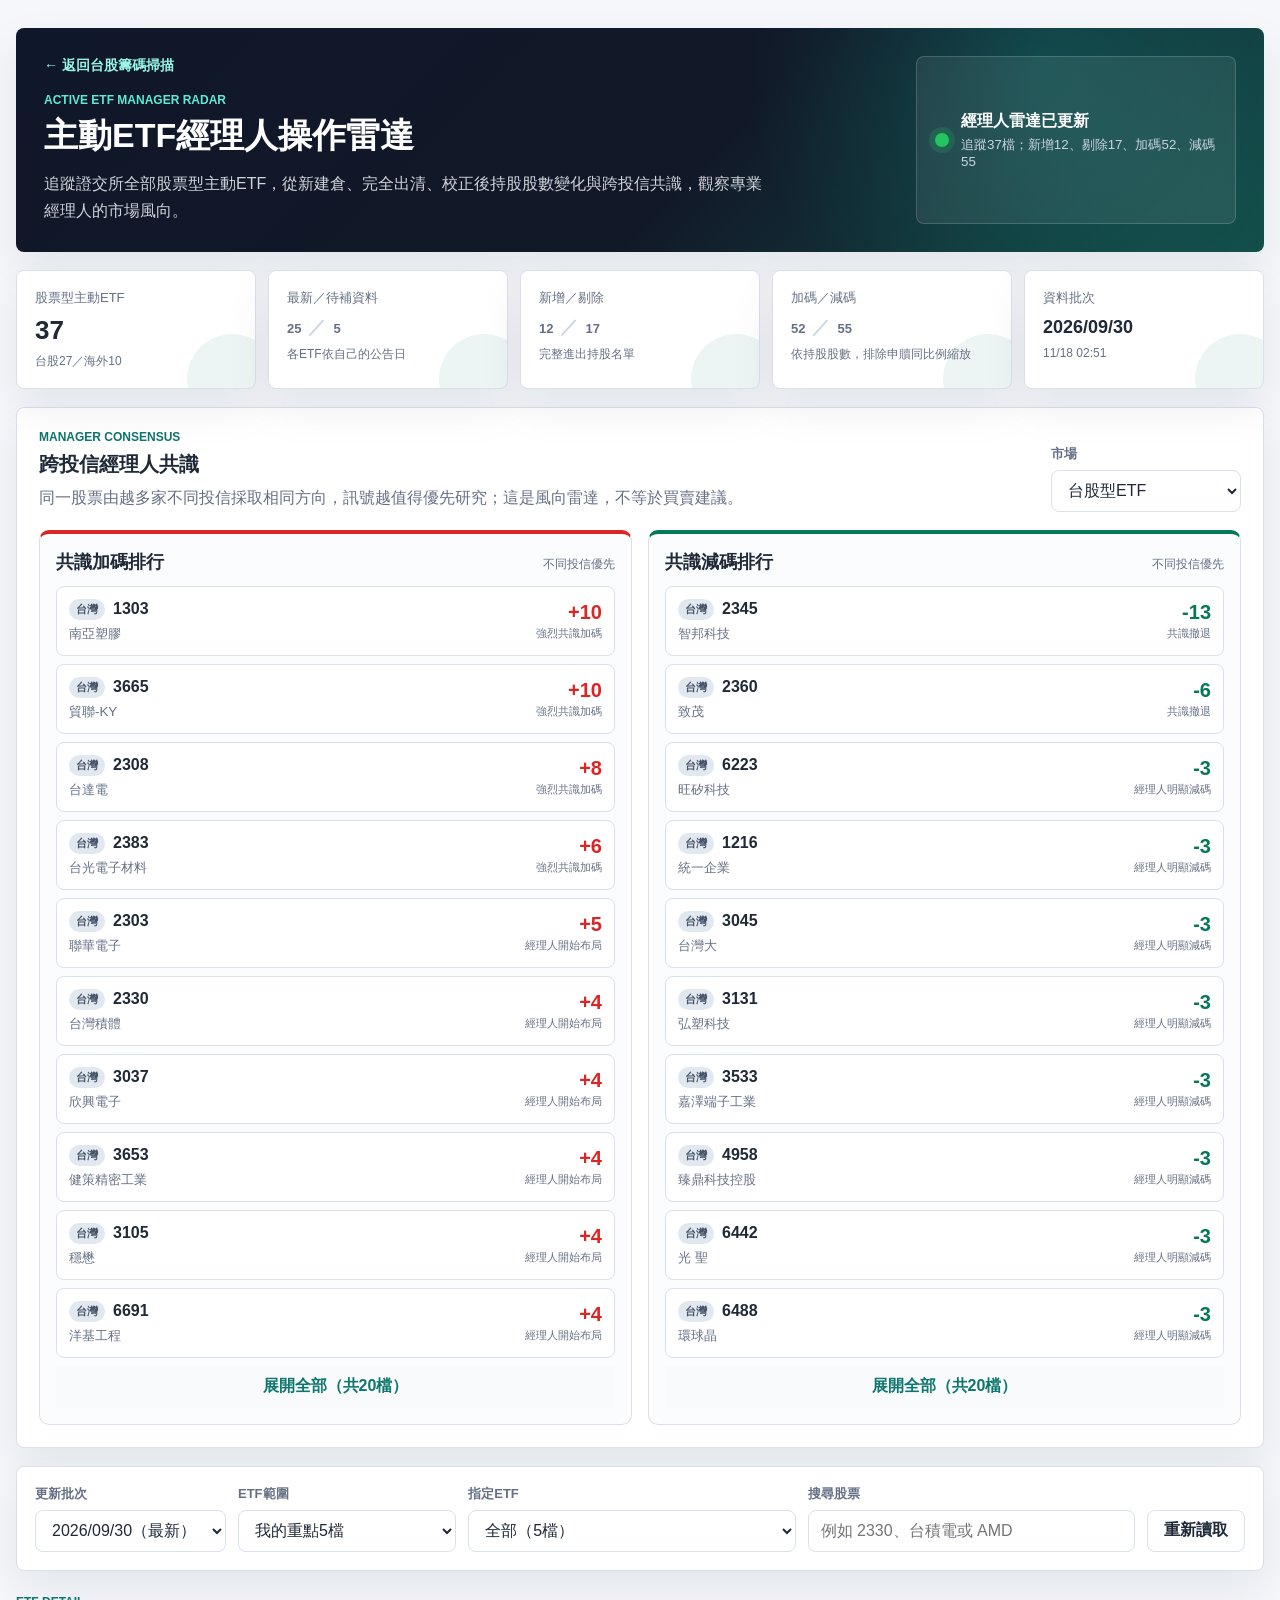
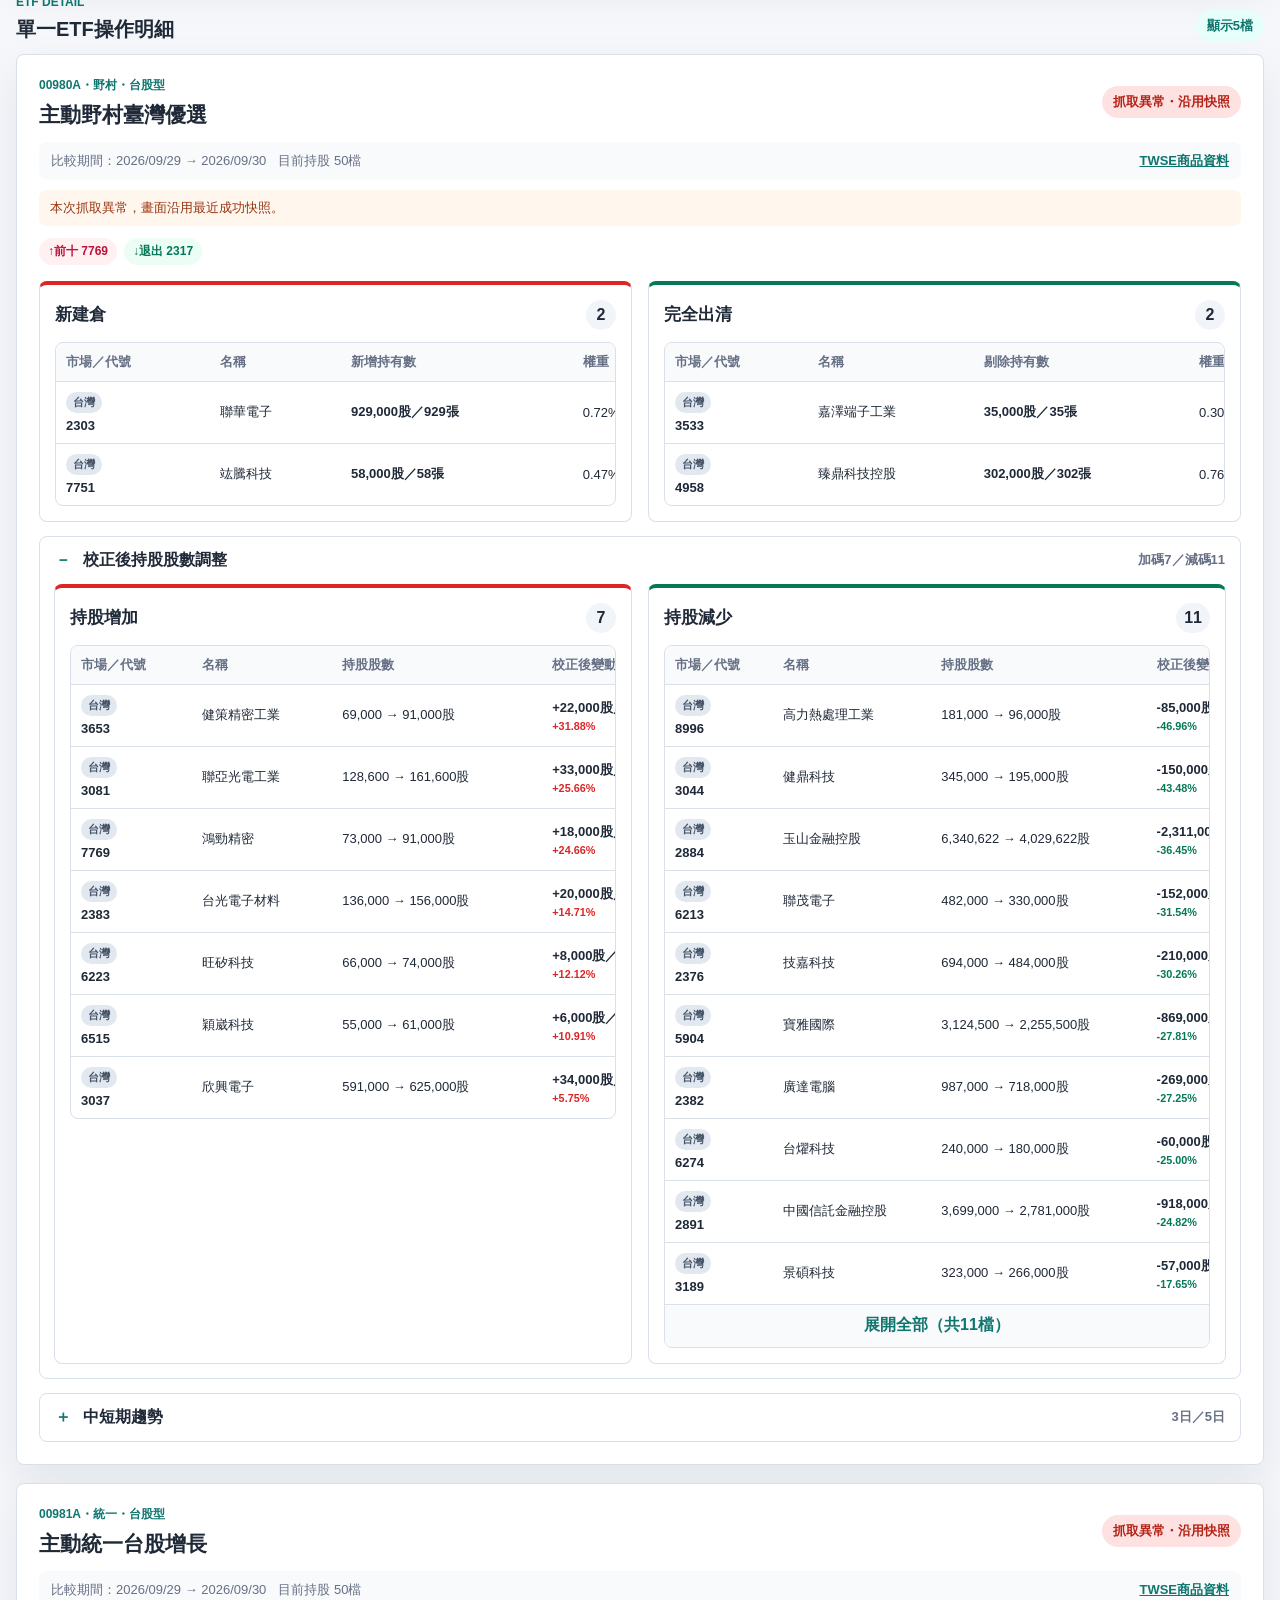
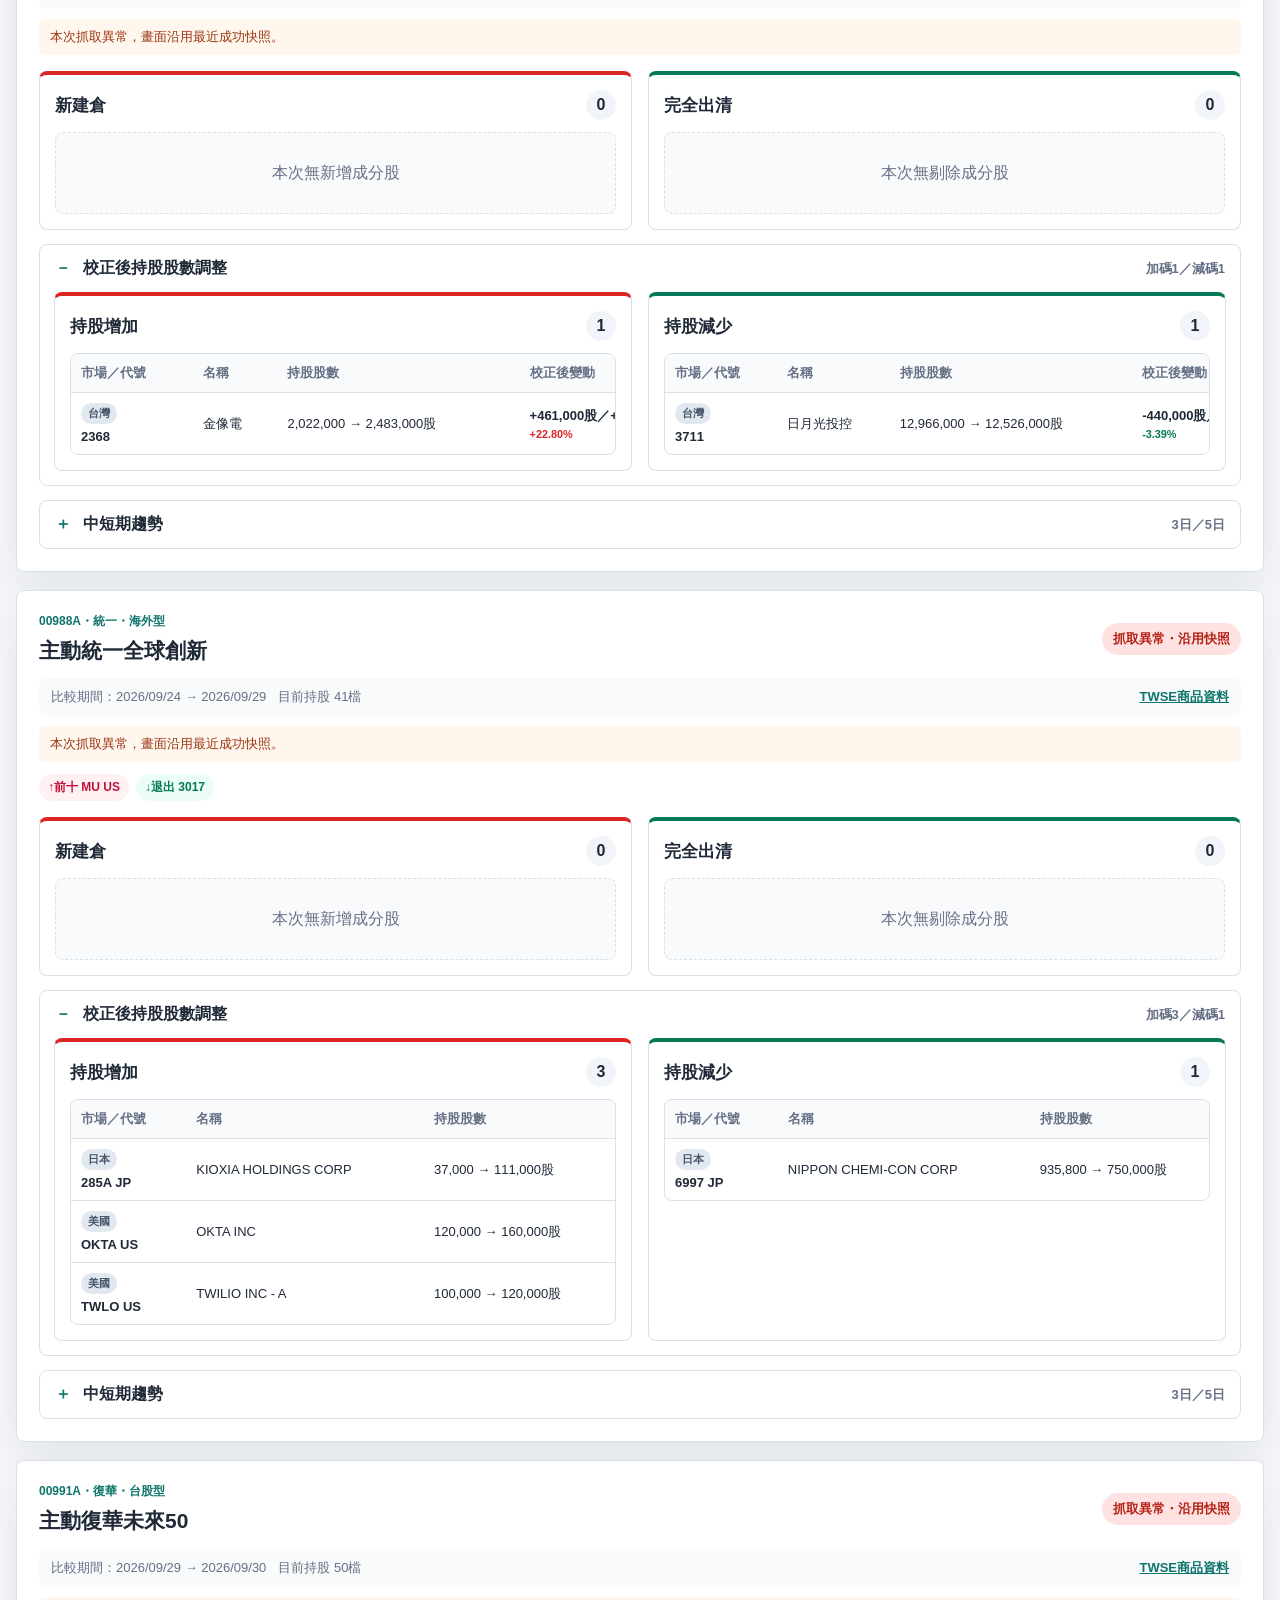
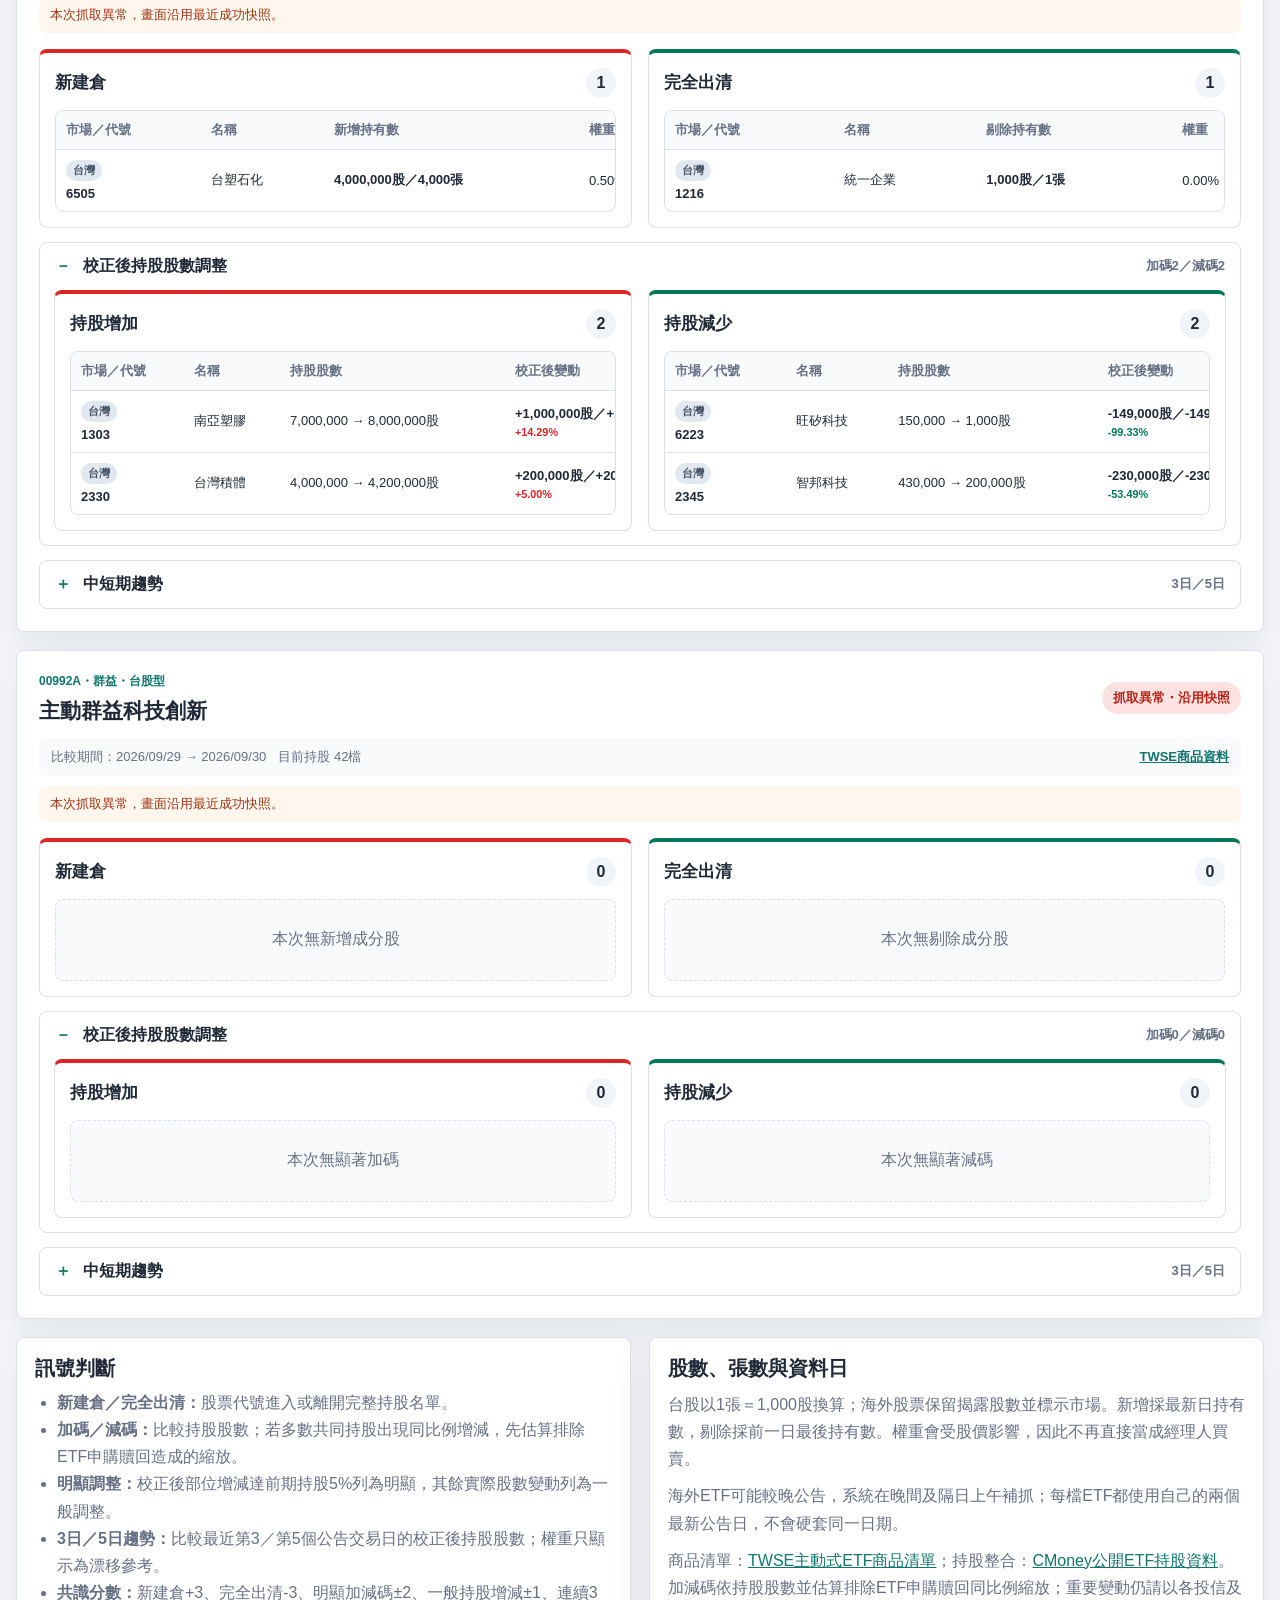
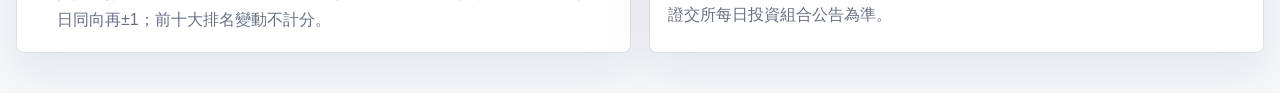
<file: active-etf.html>
<!doctype html>
<html lang="zh-Hant">
<head>
  <meta charset="utf-8">
  <meta name="viewport" content="width=device-width, initial-scale=1">
  <title>主動ETF經理人操作雷達｜TW Stock Chips</title>
  <link rel="stylesheet" href="style.css">
  <link rel="stylesheet" href="active-etf.css">
</head>
<body>
  <main class="app-shell active-etf-shell">
    <section class="hero-panel active-etf-hero">
      <div>
        <a class="back-link" href="index.html">← 返回台股籌碼掃描</a>
        <p class="eyebrow">Active ETF Manager Radar</p>
        <h1>主動ETF經理人操作雷達</h1>
        <p class="lead">追蹤證交所全部股票型主動ETF，從新建倉、完全出清、校正後持股股數變化與跨投信共識，觀察專業經理人的市場風向。</p>
      </div>
      <div class="status-card" aria-live="polite">
        <span class="status-dot"></span>
        <div>
          <strong id="etfRuntimeStatus">讀取資料中</strong>
          <small id="etfRuntimeDetail">等待經理人雷達資料</small>
        </div>
      </div>
    </section>

    <section class="summary-grid etf-summary" aria-label="主動ETF市場摘要">
      <article>
        <span>股票型主動ETF</span>
        <strong id="trackedEtfCount">0</strong>
        <small id="etfMix">--</small>
      </article>
      <article>
        <span>最新／待補資料</span>
        <strong><span id="updatedEtfCount">0</span><i>／</i><span id="delayedEtfCount">0</span></strong>
        <small>各ETF依自己的公告日</small>
      </article>
      <article>
        <span>新增／剔除</span>
        <strong><span id="totalAdded">0</span><i>／</i><span id="totalRemoved">0</span></strong>
        <small>完整進出持股名單</small>
      </article>
      <article>
        <span>加碼／減碼</span>
        <strong><span id="totalIncreased">0</span><i>／</i><span id="totalDecreased">0</span></strong>
        <small>依持股股數，排除申贖同比例縮放</small>
      </article>
      <article>
        <span>資料批次</span>
        <strong id="etfBatchDate" class="summary-time">--</strong>
        <small id="etfGeneratedAt">--</small>
      </article>
    </section>

    <section class="panel consensus-panel">
      <div class="section-heading">
        <div>
          <p class="eyebrow">Manager Consensus</p>
          <h2>跨投信經理人共識</h2>
          <p>同一股票由越多家不同投信採取相同方向，訊號越值得優先研究；這是風向雷達，不等於買賣建議。</p>
        </div>
        <label class="field compact-field">
          <span>市場</span>
          <select id="consensusRegionFilter">
            <option value="domestic">台股型ETF</option>
            <option value="foreign">海外型ETF</option>
          </select>
        </label>
      </div>
      <div class="consensus-grid">
        <section class="consensus-column bullish-column">
          <div class="consensus-title">
            <h3>共識加碼排行</h3>
            <span>不同投信優先</span>
          </div>
          <div id="bullishConsensus" class="consensus-list"></div>
        </section>
        <section class="consensus-column bearish-column">
          <div class="consensus-title">
            <h3>共識減碼排行</h3>
            <span>不同投信優先</span>
          </div>
          <div id="bearishConsensus" class="consensus-list"></div>
        </section>
      </div>
    </section>

    <section class="etf-toolbar" aria-label="主動ETF篩選">
      <label class="field">
        <span>更新批次</span>
        <select id="etfBatchFilter">
          <option value="">最新資料</option>
        </select>
      </label>
      <label class="field">
        <span>ETF範圍</span>
        <select id="etfGroupFilter">
          <option value="priority">我的重點5檔</option>
          <option value="all">全部股票型ETF</option>
          <option value="domestic">台股型ETF</option>
          <option value="foreign">海外型ETF</option>
        </select>
      </label>
      <label class="field">
        <span>指定ETF</span>
        <select id="etfFilter">
          <option value="all">全部</option>
        </select>
      </label>
      <label class="field search-field">
        <span>搜尋股票</span>
        <input id="etfSearch" type="search" placeholder="例如 2330、台積電或 AMD" autocomplete="off">
      </label>
      <button id="reloadEtfBtn" type="button" class="secondary">重新讀取</button>
    </section>

    <section class="section-heading radar-heading">
      <div>
        <p class="eyebrow">ETF Detail</p>
        <h2>單一ETF操作明細</h2>
      </div>
      <span id="visibleEtfCount" class="result-count">顯示0檔</span>
    </section>
    <section id="etfCards" class="etf-card-list" aria-live="polite"></section>

    <section class="etf-method-grid">
      <article class="panel etf-note">
        <h2>訊號判斷</h2>
        <ul>
          <li><strong>新建倉／完全出清：</strong>股票代號進入或離開完整持股名單。</li>
          <li><strong>加碼／減碼：</strong>比較持股股數；若多數共同持股出現同比例增減，先估算排除ETF申購贖回造成的縮放。</li>
          <li><strong>明顯調整：</strong>校正後部位增減達前期持股5%列為明顯，其餘實際股數變動列為一般調整。</li>
          <li><strong>3日／5日趨勢：</strong>比較最近第3／第5個公告交易日的校正後持股股數；權重只顯示為漂移參考。</li>
          <li><strong>共識分數：</strong>新建倉+3、完全出清-3、明顯加減碼±2、一般持股增減±1、連續3日同向再±1；前十大排名變動不計分。</li>
        </ul>
      </article>
      <article class="panel etf-note">
        <h2>股數、張數與資料日</h2>
        <p>台股以1張＝1,000股換算；海外股票保留揭露股數並標示市場。新增採最新日持有數，剔除採前一日最後持有數。權重會受股價影響，因此不再直接當成經理人買賣。</p>
        <p>海外ETF可能較晚公告，系統在晚間及隔日上午補抓；每檔ETF都使用自己的兩個最新公告日，不會硬套同一日期。</p>
        <p id="etfSourceNote">資料讀取中。重要變動仍應以投信及證交所公告為準。</p>
      </article>
    </section>
  </main>

  <script src="active-etf.js"></script>
</body>
</html>
</file>
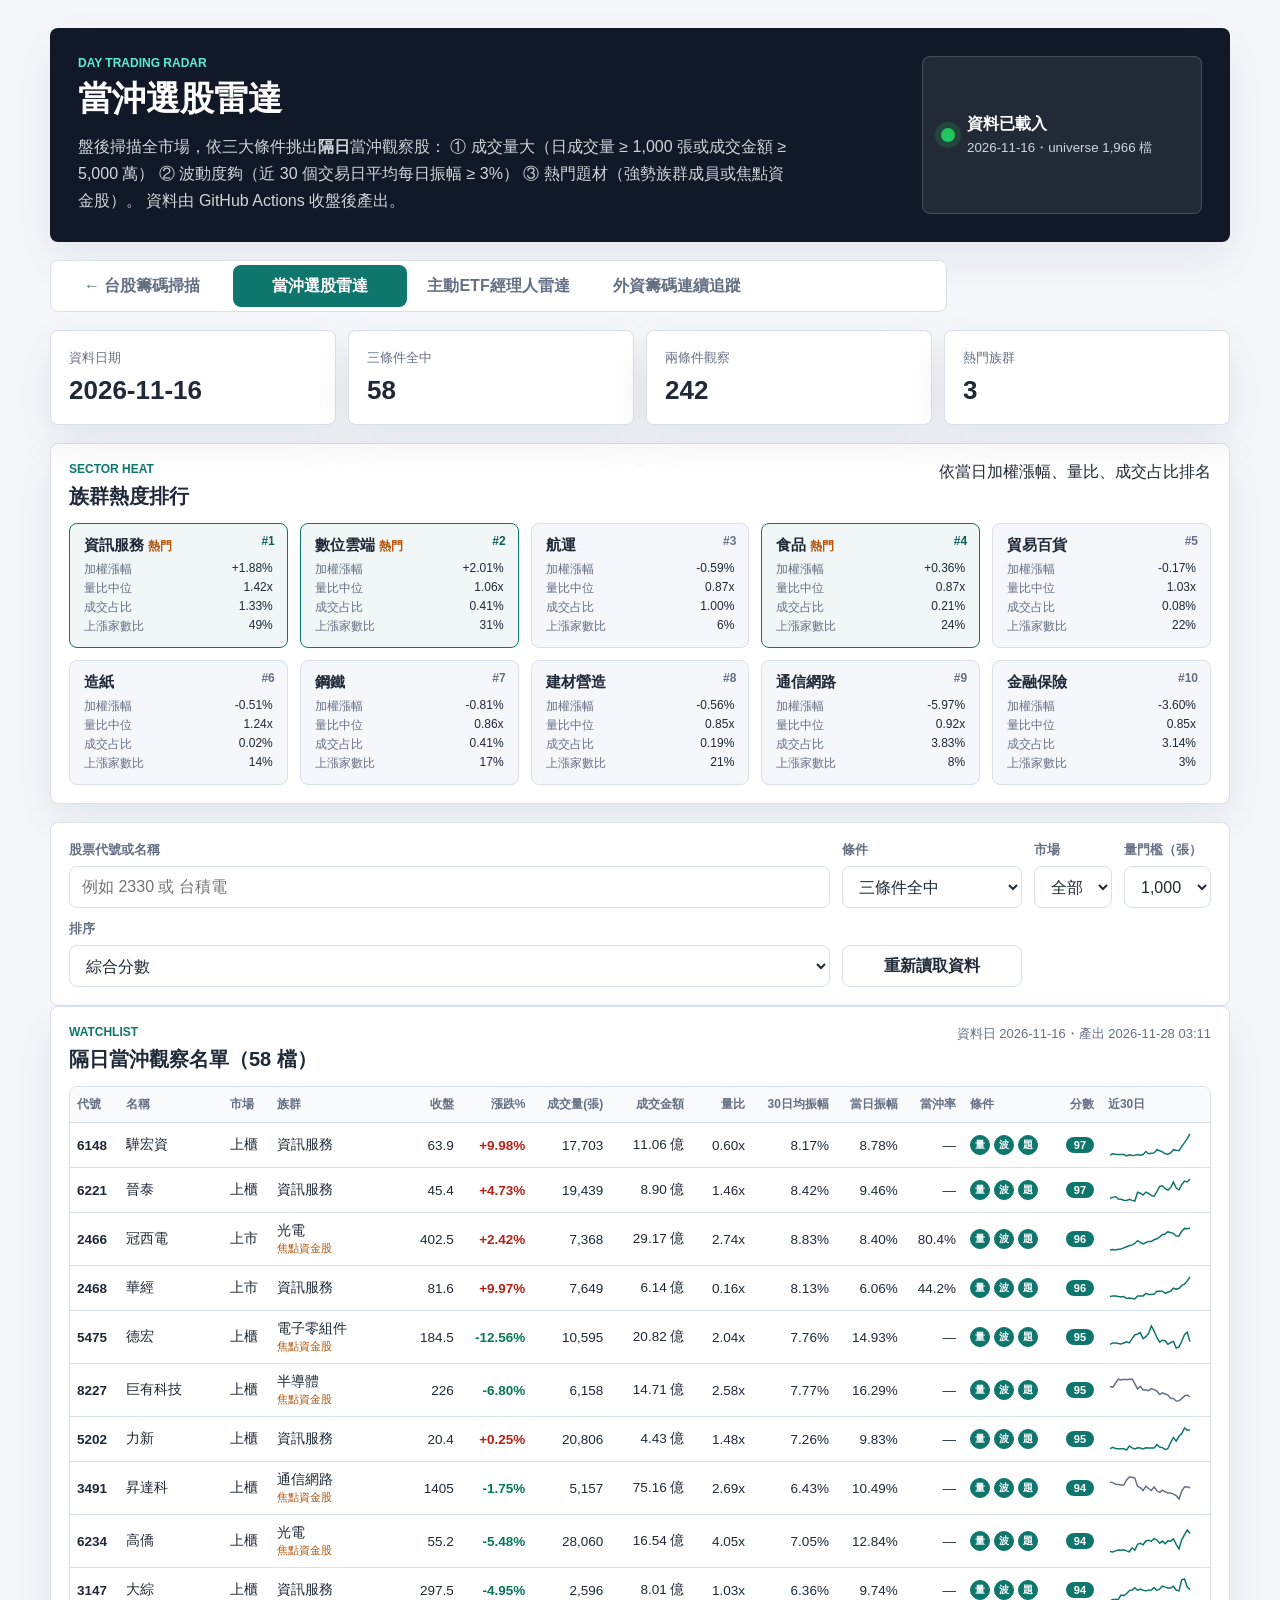
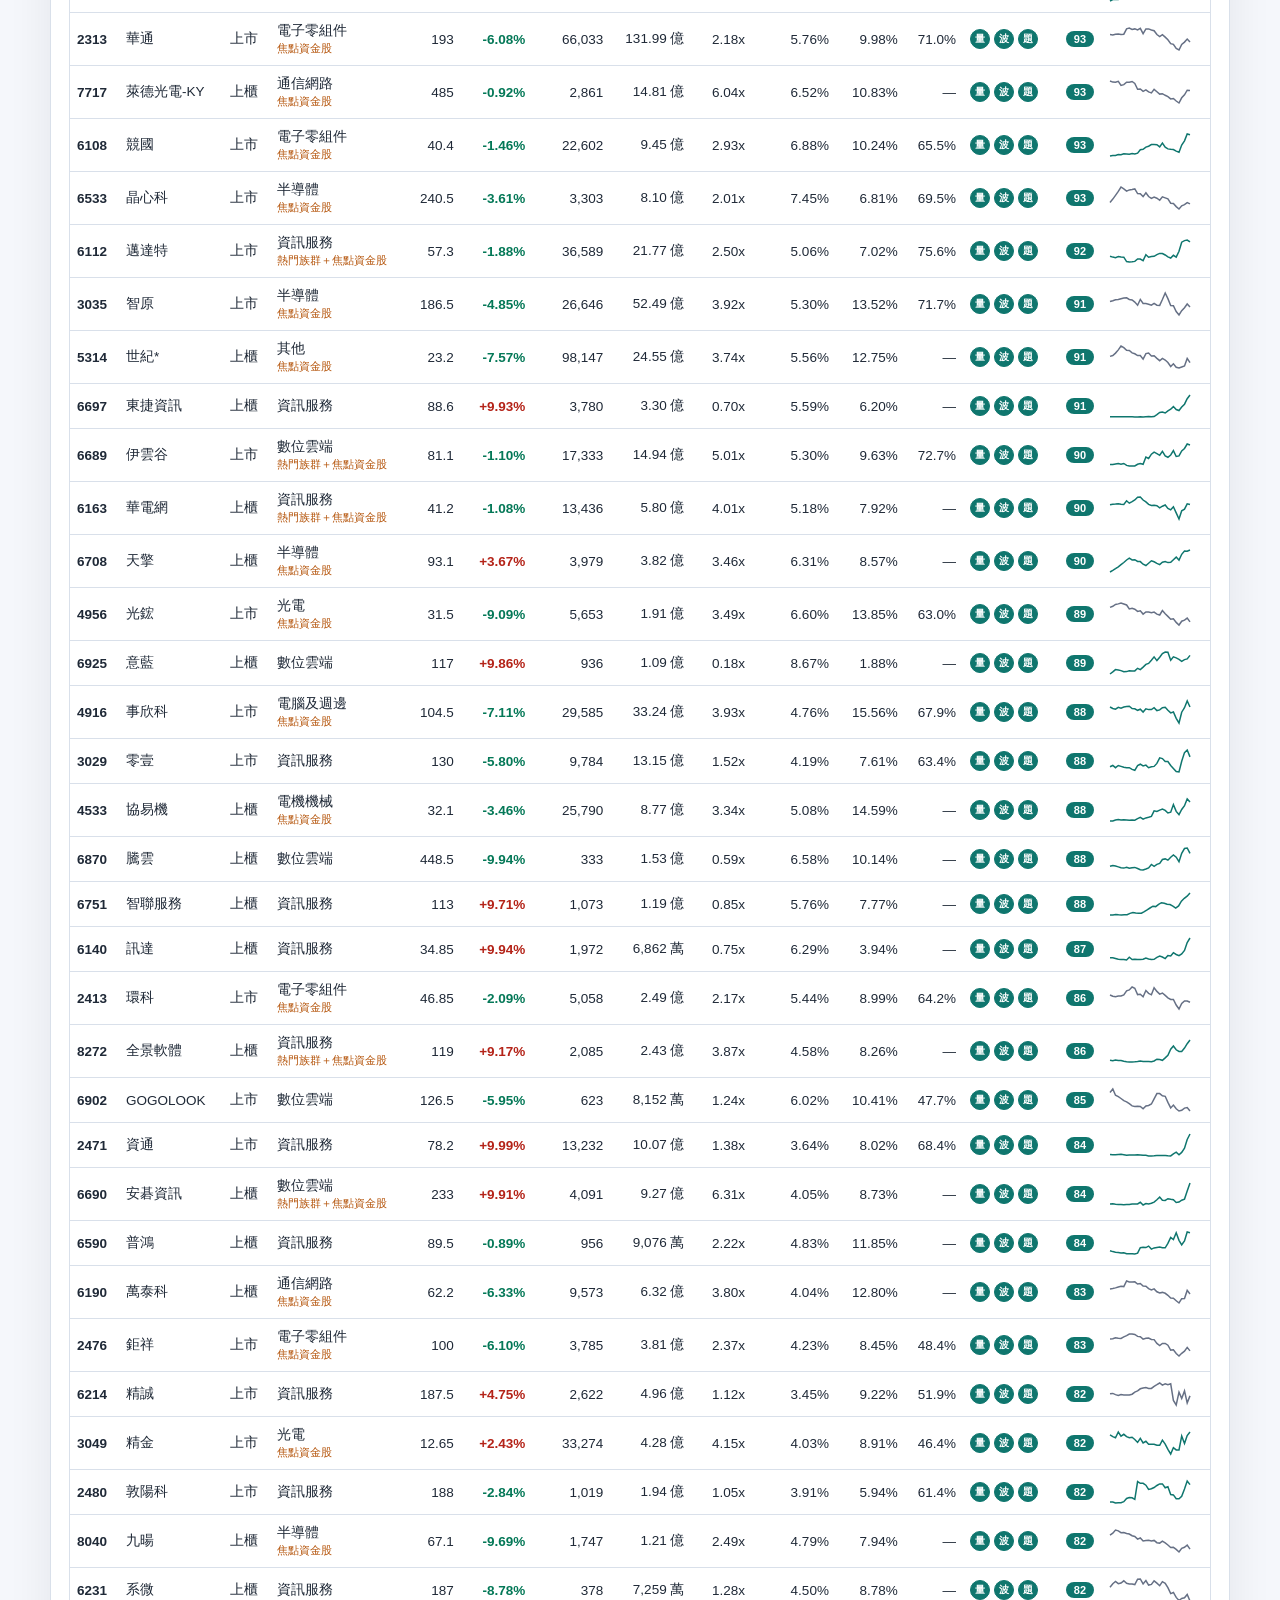
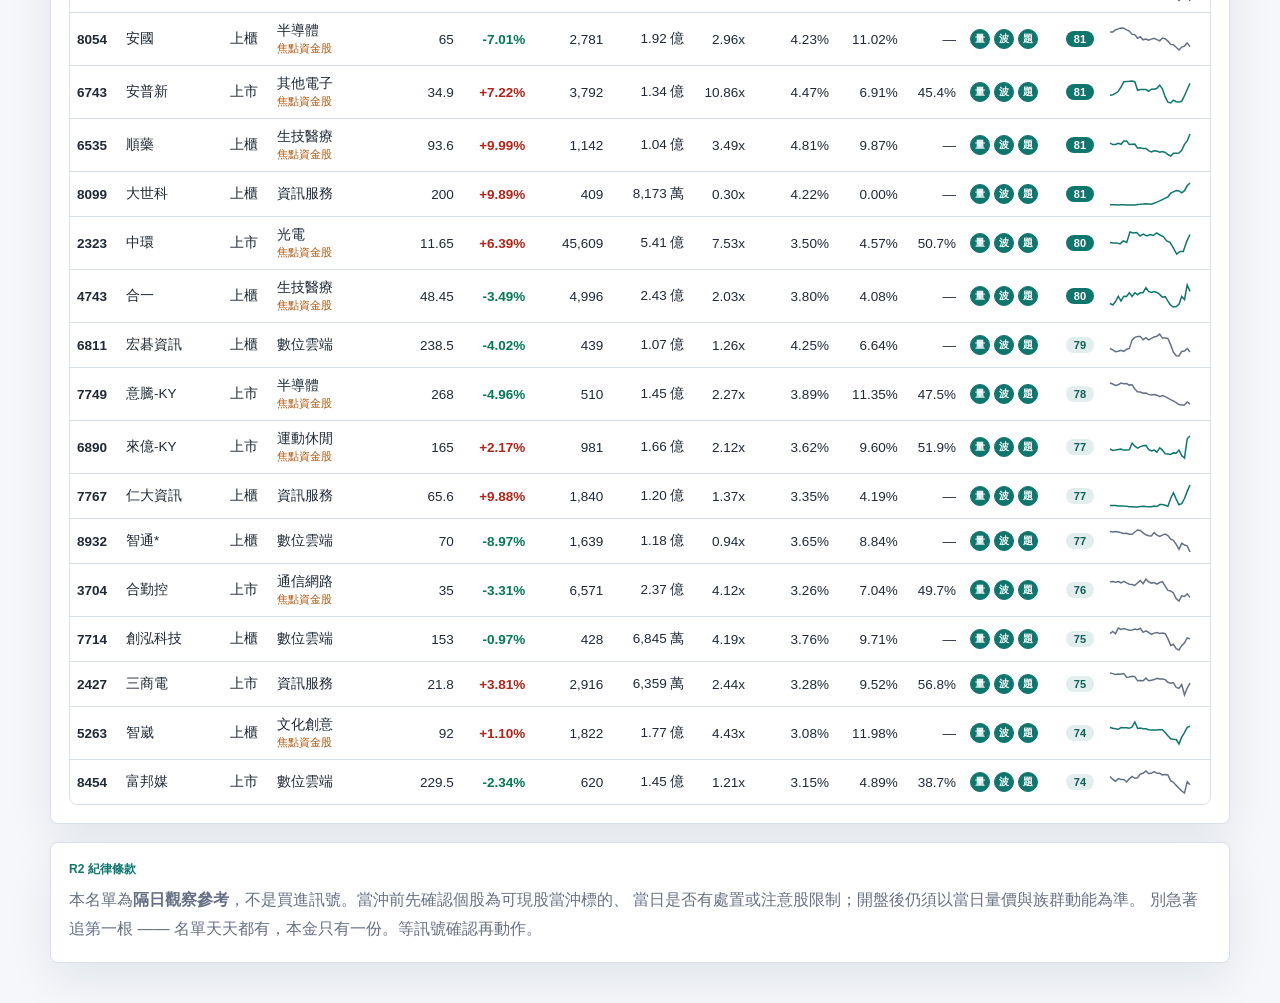
<file: day-trading.html>
<!doctype html>
<html lang="zh-Hant">
<head>
  <meta charset="utf-8">
  <meta name="viewport" content="width=device-width, initial-scale=1">
  <title>當沖選股雷達 | TW Stock Chips</title>
  <link rel="stylesheet" href="style.css">
  <link rel="stylesheet" href="day-trading.css">
</head>
<body>
  <main class="app-shell">
    <section class="hero-panel">
      <div>
        <p class="eyebrow">Day Trading Radar</p>
        <h1>當沖選股雷達</h1>
        <p class="lead">
          盤後掃描全市場，依三大條件挑出<strong>隔日</strong>當沖觀察股：
          ① 成交量大（日成交量 ≥ 1,000 張或成交金額 ≥ 5,000 萬）
          ② 波動度夠（近 30 個交易日平均每日振幅 ≥ 3%）
          ③ 熱門題材（強勢族群成員或焦點資金股）。
          資料由 GitHub Actions 收盤後產出。
        </p>
      </div>
      <div class="status-card" aria-live="polite">
        <span class="status-dot"></span>
        <div>
          <strong id="runtimeStatus">讀取資料中</strong>
          <small id="runtimeDetail">day-trading.json</small>
        </div>
      </div>
    </section>

    <section class="mode-switch" aria-label="頁面導覽">
      <a class="mode-button mode-link" href="./index.html">← 台股籌碼掃描</a>
      <button type="button" class="mode-button active">當沖選股雷達</button>
      <a class="mode-button mode-link" href="./active-etf.html">主動ETF經理人雷達</a>
      <a class="mode-button mode-link" href="./foreign-chips.html">外資籌碼連續追蹤</a>
    </section>

    <section class="summary-grid" aria-label="摘要">
      <article>
        <span>資料日期</span>
        <strong id="dataDate">--</strong>
      </article>
      <article>
        <span>三條件全中</span>
        <strong id="pass3Count">0</strong>
      </article>
      <article>
        <span>兩條件觀察</span>
        <strong id="pass2Count">0</strong>
      </article>
      <article>
        <span>熱門族群</span>
        <strong id="hotSectorCount">0</strong>
      </article>
    </section>

    <section class="panel sector-panel">
      <div class="panel-header">
        <div>
          <p class="eyebrow">Sector Heat</p>
          <h2>族群熱度排行</h2>
        </div>
        <span id="sectorNote">依當日加權漲幅、量比、成交占比排名</span>
      </div>
      <div id="sectorGrid" class="sector-grid"></div>
    </section>

    <section class="toolbar" aria-label="篩選工具列">
      <label class="field">
        <span>股票代號或名稱</span>
        <input id="stockSearch" type="search" placeholder="例如 2330 或 台積電" autocomplete="off">
      </label>
      <label class="field compact">
        <span>條件</span>
        <select id="passFilter">
          <option value="3">三條件全中</option>
          <option value="2">含兩條件觀察股</option>
        </select>
      </label>
      <label class="field compact">
        <span>市場</span>
        <select id="marketFilter">
          <option value="all">全部</option>
          <option value="上市">上市</option>
          <option value="上櫃">上櫃</option>
        </select>
      </label>
      <label class="field compact">
        <span>量門檻（張）</span>
        <select id="volFilter">
          <option value="1000">1,000</option>
          <option value="2000">2,000</option>
          <option value="5000">5,000</option>
        </select>
      </label>
      <label class="field compact">
        <span>排序</span>
        <select id="sortBy">
          <option value="score">綜合分數</option>
          <option value="turnover">成交金額</option>
          <option value="amp30">30日均振幅</option>
          <option value="vol_ratio">量比</option>
          <option value="change_pct">漲跌幅</option>
        </select>
      </label>
      <button id="reloadBtn" type="button" class="secondary">重新讀取資料</button>
    </section>

    <section class="panel">
      <div class="panel-header">
        <div>
          <p class="eyebrow">Watchlist</p>
          <h2 id="listTitle">隔日當沖觀察名單</h2>
        </div>
        <span id="lastUpdated">尚未更新</span>
      </div>
      <div class="table-wrap">
        <table class="dt-table">
          <thead>
            <tr>
              <th>代號</th>
              <th>名稱</th>
              <th>市場</th>
              <th>族群</th>
              <th class="num">收盤</th>
              <th class="num">漲跌%</th>
              <th class="num">成交量(張)</th>
              <th class="num">成交金額</th>
              <th class="num">量比</th>
              <th class="num">30日均振幅</th>
              <th class="num">當日振幅</th>
              <th class="num">當沖率</th>
              <th>條件</th>
              <th class="num">分數</th>
              <th>近30日</th>
            </tr>
          </thead>
          <tbody id="stockRows"></tbody>
        </table>
      </div>
      <p id="emptyHint" class="empty-hint" hidden>沒有符合目前篩選的股票。</p>
    </section>

    <section class="panel discipline-panel">
      <p class="eyebrow">R2 紀律條款</p>
      <p class="discipline-text">
        本名單為<strong>隔日觀察參考</strong>，不是買進訊號。當沖前先確認個股為可現股當沖標的、
        當日是否有處置或注意股限制；開盤後仍須以當日量價與族群動能為準。
        別急著追第一根 —— 名單天天都有，本金只有一份。等訊號確認再動作。
      </p>
    </section>
  </main>

  <script src="day-trading.js"></script>
</body>
</html>
</file>
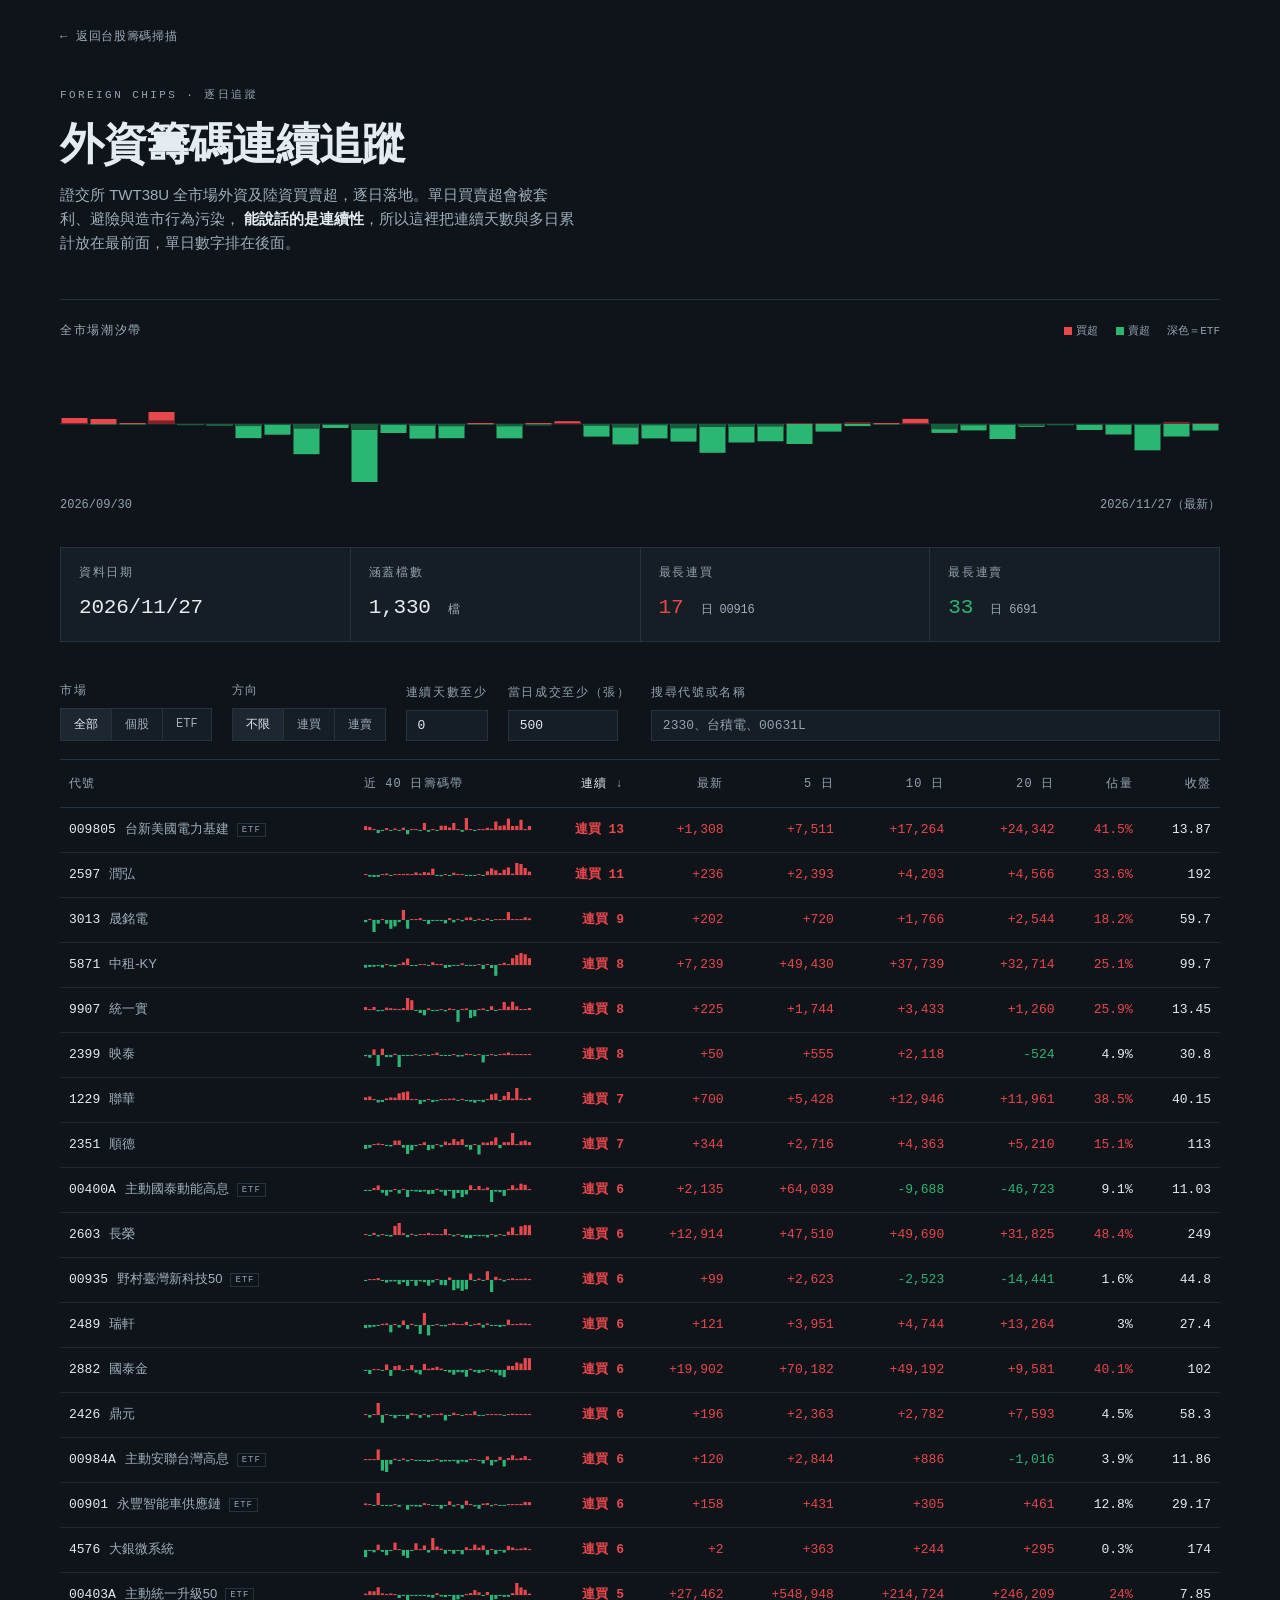
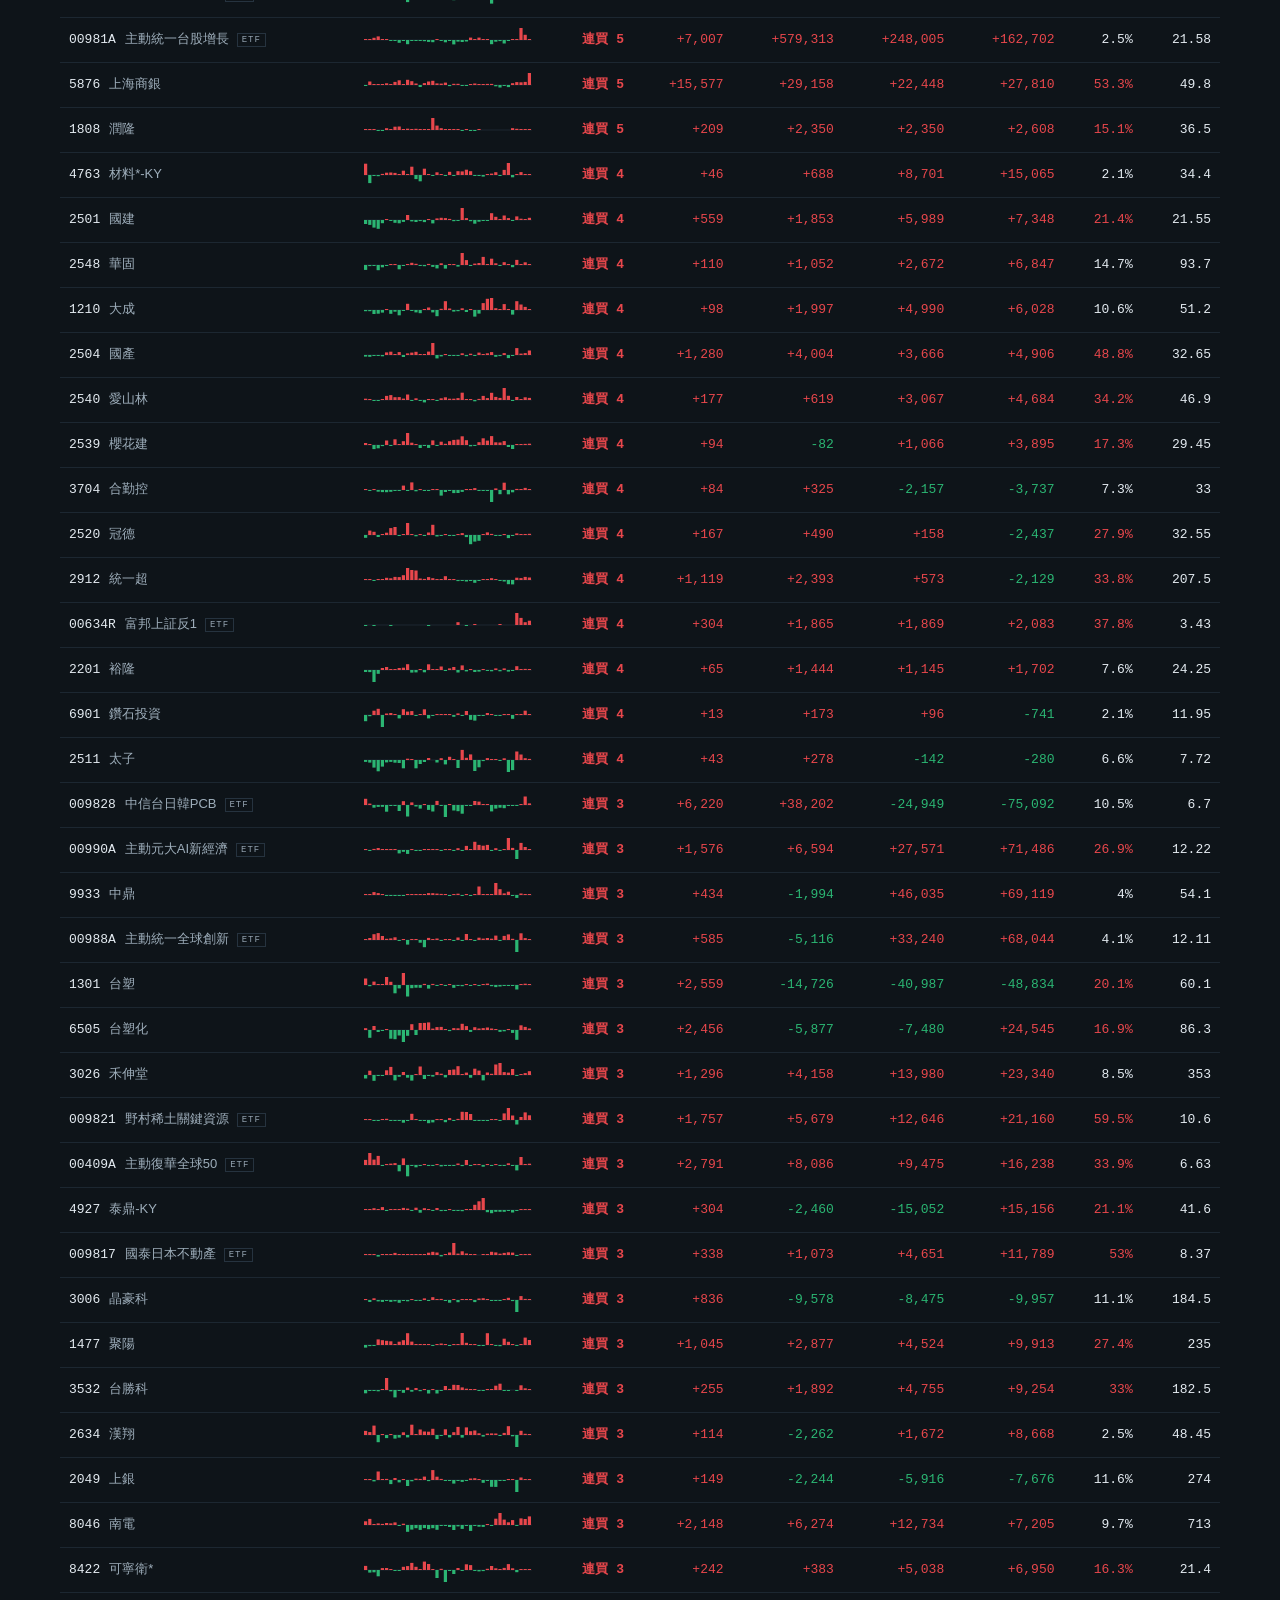
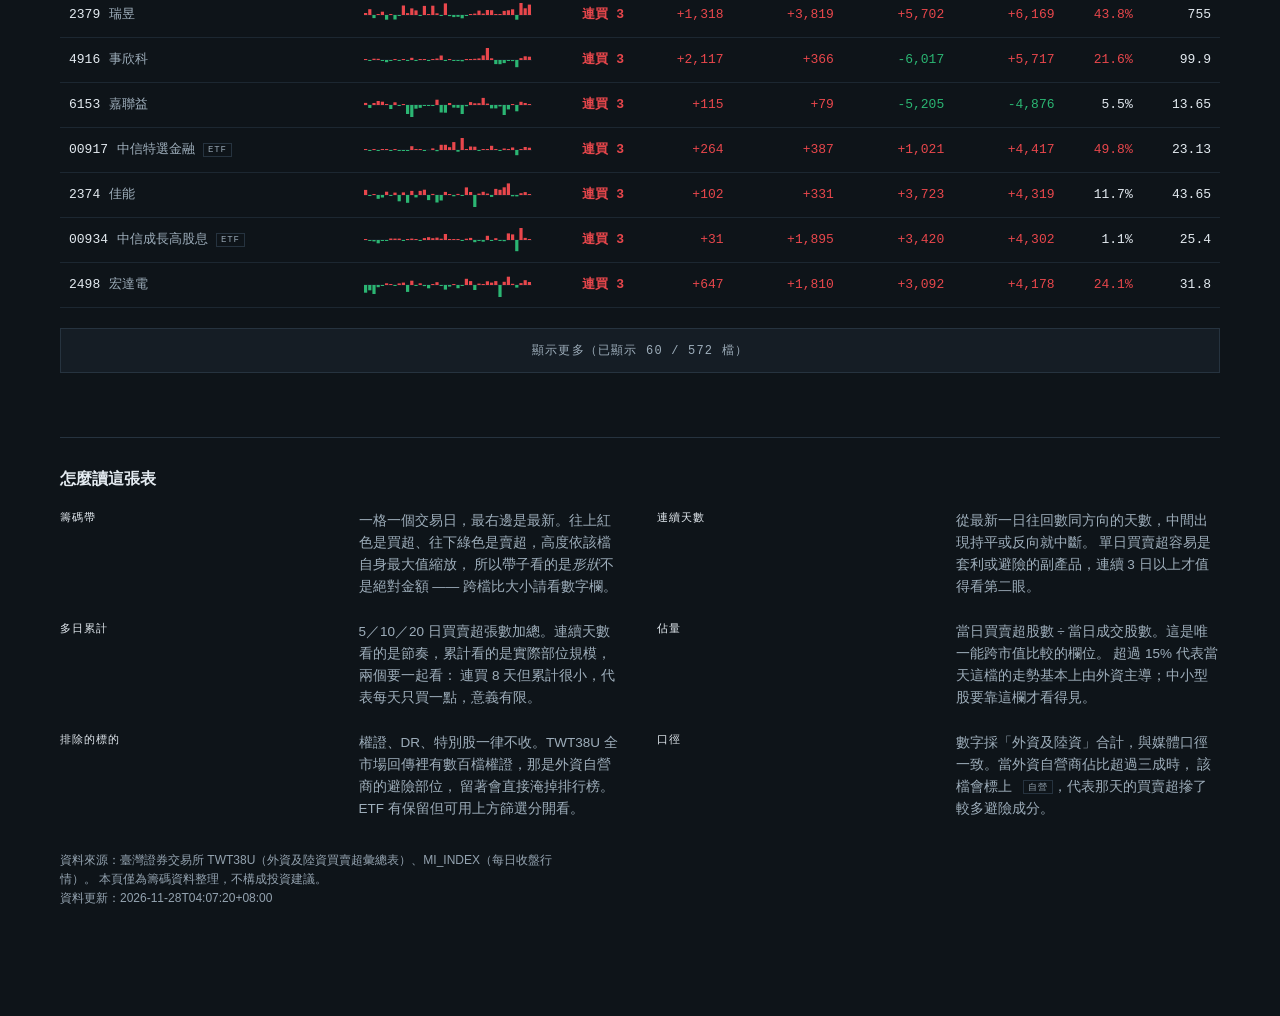
<file: foreign-chips.html>
<!DOCTYPE html>
<html lang="zh-Hant">
<head>
<meta charset="utf-8">
<meta name="viewport" content="width=device-width, initial-scale=1">
<title>外資籌碼連續追蹤｜TW Stock Chips</title>
<meta name="description" content="追蹤證交所全市場外資及陸資買賣超，以連續天數與多日累計判斷籌碼流向的持續性。">
<style>
:root{
  /* 唯一有彩度的顏色是台股紅綠，因為只有它們承載資料意義 */
  --buy:#E8474C;
  --buy-dim:#7A2529;
  --sell:#2BB673;
  --sell-dim:#175C3B;

  --ink:#0E1419;
  --ink-2:#151D25;
  --ink-3:#1C2731;
  --rail:#26333F;
  --fog:#9EAEBB;
  --fog-2:#94A3B0;
  --chalk:#E4EBF1;

  --mono:ui-monospace,"SF Mono","JetBrains Mono",Menlo,Consolas,"Liberation Mono",monospace;
  --sans:"PingFang TC","Noto Sans TC","Microsoft JhengHei","Helvetica Neue",sans-serif;

  --gut:clamp(16px,4vw,40px);
}

*{box-sizing:border-box}
html,body{margin:0;padding:0}
body{
  background:var(--ink);
  color:var(--chalk);
  font-family:var(--sans);
  font-size:15px;
  line-height:1.6;
  -webkit-font-smoothing:antialiased;
}
a{color:inherit}
.wrap{max-width:1240px;margin:0 auto;padding:0 var(--gut) 96px}

/* ---------- 頁首 ---------- */
.back{
  display:inline-block;margin:28px 0 40px;
  font-family:var(--mono);font-size:12px;letter-spacing:.06em;
  color:var(--fog);text-decoration:none;
}
.back:hover{color:var(--chalk)}

.eyebrow{
  font-family:var(--mono);font-size:11px;letter-spacing:.22em;
  text-transform:uppercase;color:var(--fog-2);margin:0 0 14px;
}
h1{
  font-size:clamp(28px,4.6vw,44px);font-weight:600;letter-spacing:-.02em;
  margin:0 0 14px;line-height:1.15;
}
.lede{color:var(--fog);max-width:62ch;margin:0 0 8px;font-size:15px}
.lede strong{color:var(--chalk);font-weight:600}

/* ---------- 市場潮汐帶（頁面主角） ---------- */
.tide{margin:44px 0 8px;border-top:1px solid var(--rail);padding-top:22px}
.tide-head{
  display:flex;flex-wrap:wrap;align-items:baseline;gap:6px 18px;margin-bottom:16px;
}
.tide-title{font-family:var(--mono);font-size:12px;letter-spacing:.14em;text-transform:uppercase;color:var(--fog)}
.tide-legend{font-family:var(--mono);font-size:11px;color:var(--fog-2);margin-left:auto}
.tide-legend b{font-weight:400}
.swatch{display:inline-block;width:8px;height:8px;vertical-align:-1px;margin-right:4px}
.tide-chart{width:100%;height:132px;display:block}
.tide-scale{
  display:flex;justify-content:space-between;
  font-family:var(--mono);font-size:12px;font-weight:500;color:var(--fog-2);margin-top:6px;
}

/* ---------- 統計列 ---------- */
.stats{
  display:grid;grid-template-columns:repeat(auto-fit,minmax(150px,1fr));
  gap:1px;background:var(--rail);border:1px solid var(--rail);
  margin:32px 0 40px;
}
.stat{background:var(--ink-2);padding:16px 18px}
.stat dt{
  font-family:var(--mono);font-size:12px;font-weight:500;letter-spacing:.14em;text-transform:uppercase;
  color:var(--fog-2);margin:0 0 8px;
}
.stat dd{margin:0;font-family:var(--mono);font-size:21px;font-weight:500;letter-spacing:-.01em}
.stat dd small{font-size:12px;color:var(--fog);font-weight:400;margin-left:5px}

/* ---------- 控制列 ---------- */
.controls{
  display:flex;flex-wrap:wrap;gap:10px 20px;align-items:flex-end;
  padding-bottom:18px;border-bottom:1px solid var(--rail);margin-bottom:2px;
}
.ctl{display:flex;flex-direction:column;gap:7px}
.ctl > span{
  font-family:var(--mono);font-size:12px;font-weight:500;letter-spacing:.14em;
  text-transform:uppercase;color:var(--fog-2);
}
.seg{display:flex;border:1px solid var(--rail);background:var(--ink-2)}
.seg button{
  font-family:var(--mono);font-size:12px;color:var(--fog);
  background:none;border:0;padding:7px 13px;cursor:pointer;white-space:nowrap;
}
.seg button + button{border-left:1px solid var(--rail)}
.seg button[aria-pressed="true"]{background:var(--ink-3);color:var(--chalk)}
.seg button:hover{color:var(--chalk)}
.seg button:focus-visible,input:focus-visible,.row:focus-visible,.more:focus-visible{
  outline:2px solid var(--chalk);outline-offset:1px;
}
input[type=search],input[type=number]{
  font-family:var(--mono);font-size:13px;color:var(--chalk);
  background:var(--ink-2);border:1px solid var(--rail);padding:7px 11px;
}
input::placeholder{color:var(--fog-2)}
.ctl-grow{flex:1 1 190px;min-width:150px}
.ctl-grow input{width:100%}

/* ---------- 表格 ---------- */
.tbl{width:100%;border-collapse:collapse;font-family:var(--mono);font-size:13px}
.tbl thead th{
  position:sticky;top:0;z-index:2;background:var(--ink);
  font-weight:500;font-size:12px;letter-spacing:.1em;text-transform:uppercase;
  color:var(--fog-2);text-align:right;padding:13px 9px;white-space:nowrap;
  border-bottom:1px solid var(--rail);
}
.tbl thead th:first-child,.tbl thead th.l{text-align:left}
.tbl th[data-sort]{cursor:pointer;user-select:none}
.tbl th[data-sort]:hover{color:var(--chalk)}
.tbl th[aria-sort]{color:var(--chalk)}
.tbl th[aria-sort]::after{content:" ↓";opacity:.65}
.tbl tbody td{
  padding:9px;text-align:right;border-bottom:1px solid var(--ink-3);
  vertical-align:middle;white-space:nowrap;
}
.tbl tbody td.l{text-align:left}
.row{cursor:pointer}
.row:hover td{background:var(--ink-2)}
.row.open td{background:var(--ink-2)}

.tick{font-size:13px;color:var(--chalk)}
.nm{font-family:var(--sans);font-size:13px;color:var(--fog);margin-left:9px}
.badge{
  font-size:9px;letter-spacing:.1em;color:var(--fog-2);
  border:1px solid var(--rail);padding:1px 4px;margin-left:8px;vertical-align:1px;
}
.pos{color:var(--buy)}
.neg{color:var(--sell)}
.mute{color:var(--fog-2)}
.streak{font-weight:600}

/* ---------- 籌碼帶 ---------- */
.tape{display:block}
td.tape-cell{padding:5px 9px;width:184px}

/* ---------- 展開明細 ---------- */
.detail td{background:var(--ink-2);padding:20px 9px 26px;border-bottom:1px solid var(--rail)}
.detail-grid{display:grid;grid-template-columns:repeat(auto-fit,minmax(112px,1fr));gap:16px;margin-bottom:20px}
.detail-grid div span{display:block;font-size:12px;font-weight:500;letter-spacing:.12em;text-transform:uppercase;color:var(--fog-2);margin-bottom:4px}
.detail-grid div b{font-weight:500;font-size:15px}
.detail-tape{width:100%;height:96px;display:block}
.detail-note{font-family:var(--sans);font-size:12px;color:var(--fog);margin:12px 0 0;max-width:70ch}

/* ---------- 狀態 ---------- */
.state{padding:64px 0;text-align:center;color:var(--fog);font-family:var(--mono);font-size:13px}
.state b{display:block;color:var(--chalk);font-size:15px;margin-bottom:8px;font-weight:500}
.more{
  display:block;width:100%;margin-top:20px;padding:13px;
  font-family:var(--mono);font-size:12px;letter-spacing:.1em;
  background:var(--ink-2);border:1px solid var(--rail);color:var(--fog);cursor:pointer;
}
.more:hover{color:var(--chalk);border-color:var(--fog-2)}

/* ---------- 讀法 ---------- */
.notes{margin-top:64px;border-top:1px solid var(--rail);padding-top:28px}
.notes h2{font-size:16px;font-weight:600;margin:0 0 18px}
.notes dl{display:grid;grid-template-columns:repeat(auto-fit,minmax(248px,1fr));gap:22px 34px;margin:0}
.notes dt{font-family:var(--mono);font-size:11px;letter-spacing:.1em;text-transform:uppercase;color:var(--chalk);margin-bottom:6px}
.notes dd{margin:0;font-size:13.5px;color:var(--fog);line-height:1.65}
.notes .foot{margin-top:30px;font-size:12px;color:var(--fog-2);max-width:78ch}

.scroller{overflow-x:auto;-webkit-overflow-scrolling:touch}
@media (max-width:720px){
  .nm{display:none}
  td.tape-cell{width:132px}
}
@media (prefers-reduced-motion:no-preference){
  .row td{transition:background .12s ease}
}
</style>
</head>
<body>
<div class="wrap">

  <a class="back" href="./index.html">← 返回台股籌碼掃描</a>

  <p class="eyebrow">Foreign Chips · 逐日追蹤</p>
  <h1>外資籌碼連續追蹤</h1>
  <p class="lede">
    證交所 TWT38U 全市場外資及陸資買賣超，逐日落地。單日買賣超會被套利、避險與造市行為污染，
    <strong>能說話的是連續性</strong>，所以這裡把連續天數與多日累計放在最前面，單日數字排在後面。
  </p>

  <!-- 市場潮汐帶 -->
  <section class="tide" aria-label="全市場外資買賣超">
    <div class="tide-head">
      <span class="tide-title">全市場潮汐帶</span>
      <span class="tide-legend">
        <b><i class="swatch" style="background:var(--buy)"></i>買超</b>　
        <b><i class="swatch" style="background:var(--sell)"></i>賣超</b>　
        <b>深色＝ETF</b>
      </span>
    </div>
    <svg class="tide-chart" id="tide" role="img" aria-label="近期全市場外資每日買賣超"></svg>
    <div class="tide-scale"><span id="tideFrom">—</span><span id="tideTo">—</span></div>
  </section>

  <!-- 統計 -->
  <dl class="stats" id="stats">
    <div class="stat"><dt>資料日期</dt><dd id="sDate">—</dd></div>
    <div class="stat"><dt>涵蓋檔數</dt><dd id="sCount">—</dd></div>
    <div class="stat"><dt>最長連買</dt><dd id="sBuy">—</dd></div>
    <div class="stat"><dt>最長連賣</dt><dd id="sSell">—</dd></div>
  </dl>

  <!-- 控制 -->
  <div class="controls">
    <label class="ctl">
      <span>市場</span>
      <span class="seg" id="segKind">
        <button data-v="all" aria-pressed="true">全部</button>
        <button data-v="stock" aria-pressed="false">個股</button>
        <button data-v="etf" aria-pressed="false">ETF</button>
      </span>
    </label>

    <label class="ctl">
      <span>方向</span>
      <span class="seg" id="segDir">
        <button data-v="all" aria-pressed="true">不限</button>
        <button data-v="buy" aria-pressed="false">連買</button>
        <button data-v="sell" aria-pressed="false">連賣</button>
      </span>
    </label>

    <label class="ctl">
      <span>連續天數至少</span>
      <input type="number" id="minStreak" min="0" max="30" step="1" value="0" style="width:82px">
    </label>

    <label class="ctl">
      <span>當日成交至少（張）</span>
      <input type="number" id="minVol" min="0" step="100" value="500" style="width:110px">
    </label>

    <label class="ctl ctl-grow">
      <span>搜尋代號或名稱</span>
      <input type="search" id="q" placeholder="2330、台積電、00631L">
    </label>
  </div>

  <!-- 表格 -->
  <div class="scroller">
    <table class="tbl">
      <thead>
        <tr>
          <th class="l">代號</th>
          <th class="l">近 <span id="tapeN">40</span> 日籌碼帶</th>
          <th data-sort="st" aria-sort="descending">連續</th>
          <th data-sort="last">最新</th>
          <th data-sort="a5">5 日</th>
          <th data-sort="a10">10 日</th>
          <th data-sort="a20">20 日</th>
          <th data-sort="vr">佔量</th>
          <th data-sort="px">收盤</th>
        </tr>
      </thead>
      <tbody id="body"></tbody>
    </table>
  </div>
  <div class="state" id="state"><b>讀取資料中</b>正在載入外資籌碼</div>
  <button class="more" id="more" hidden>顯示更多</button>

  <!-- 讀法 -->
  <section class="notes">
    <h2>怎麼讀這張表</h2>
    <dl>
      <dt>籌碼帶</dt>
      <dd>一格一個交易日，最右邊是最新。往上紅色是買超、往下綠色是賣超，高度依該檔自身最大值縮放，
          所以帶子看的是<em>形狀</em>不是絕對金額 —— 跨檔比大小請看數字欄。</dd>

      <dt>連續天數</dt>
      <dd>從最新一日往回數同方向的天數，中間出現持平或反向就中斷。
          單日買賣超容易是套利或避險的副產品，連續 3 日以上才值得看第二眼。</dd>

      <dt>多日累計</dt>
      <dd>5／10／20 日買賣超張數加總。連續天數看的是節奏，累計看的是實際部位規模，兩個要一起看：
          連買 8 天但累計很小，代表每天只買一點，意義有限。</dd>

      <dt>佔量</dt>
      <dd>當日買賣超股數 ÷ 當日成交股數。這是唯一能跨市值比較的欄位。
          超過 15% 代表當天這檔的走勢基本上由外資主導；中小型股要靠這欄才看得見。</dd>

      <dt>排除的標的</dt>
      <dd>權證、DR、特別股一律不收。TWT38U 全市場回傳裡有數百檔權證，那是外資自營商的避險部位，
          留著會直接淹掉排行榜。ETF 有保留但可用上方篩選分開看。</dd>

      <dt>口徑</dt>
      <dd>數字採「外資及陸資」合計，與媒體口徑一致。當外資自營商佔比超過三成時，
          該檔會標上 <span class="badge">自營</span>，代表那天的買賣超摻了較多避險成分。</dd>
    </dl>
    <p class="foot" id="foot">
      資料來源：臺灣證券交易所 TWT38U（外資及陸資買賣超彙總表）、MI_INDEX（每日收盤行情）。
      本頁僅為籌碼資料整理，不構成投資建議。
    </p>
  </section>

</div>

<script>
(function(){
"use strict";

var DATA_URL = "./public/data/foreign-chips/summary.json";
var PAGE = 60;

var S = {
  raw:null, view:[], shown:PAGE, open:null,
  kind:"all", dir:"all", minStreak:0, minVol:500, q:"",
  sort:"st", desc:true
};

var $ = function(id){ return document.getElementById(id); };
var nf = new Intl.NumberFormat("zh-TW");

function fmt(n){ return (n===null||n===undefined) ? "—" : nf.format(n); }
function signed(n){
  if(n===null||n===undefined) return '<span class="mute">—</span>';
  if(n===0) return '<span class="mute">0</span>';
  return '<span class="'+(n>0?"pos":"neg")+'">'+(n>0?"+":"")+nf.format(n)+"</span>";
}
function roc(d){ return d ? d.slice(0,4)+"/"+d.slice(4,6)+"/"+d.slice(6,8) : "—"; }
function esc(s){ return String(s).replace(/[&<>"']/g,function(c){
  return {"&":"&amp;","<":"&lt;",">":"&gt;",'"':"&quot;","'":"&#39;"}[c]; }); }

/* ---------- 市場潮汐帶 ---------- */
function drawTide(market){
  var svg = $("tide");
  var W = svg.clientWidth || 1100, H = 132, mid = H/2, pad = 2;
  var m = market.slice(-40);
  if(!m.length) return;
  var max = 1;
  m.forEach(function(d){ max = Math.max(max, Math.abs(d.total), Math.abs(d.stock), Math.abs(d.etf)); });
  var bw = W / m.length, w = Math.max(2, bw - 3);
  var out = ['<line x1="0" y1="'+mid+'" x2="'+W+'" y2="'+mid+'" stroke="var(--rail)" stroke-width="1"/>'];

  m.forEach(function(d,i){
    var x = i*bw + (bw-w)/2;
    [["stock",d.stock,1],["etf",d.etf,0]].forEach(function(p){
      var v = p[1]; if(!v) return;
      var h = Math.max(1, Math.abs(v)/max*(mid-pad));
      var y = v>0 ? mid-h : mid;
      var col = v>0 ? (p[2]?"var(--buy)":"var(--buy-dim)") : (p[2]?"var(--sell)":"var(--sell-dim)");
      out.push('<rect x="'+x.toFixed(1)+'" y="'+y.toFixed(1)+'" width="'+w.toFixed(1)+
               '" height="'+h.toFixed(1)+'" fill="'+col+'"><title>'+roc(d.d)+
               '　'+(p[2]?"個股":"ETF")+' '+(v>0?"+":"")+v.toFixed(1)+' 億</title></rect>');
    });
  });
  svg.setAttribute("viewBox","0 0 "+W+" "+H);
  svg.innerHTML = out.join("");
  $("tideFrom").textContent = roc(m[0].d);
  $("tideTo").textContent = roc(m[m.length-1].d) + "（最新）";
}

/* ---------- 個股籌碼帶 ---------- */
function tape(series, w, h){
  w = w || 168; h = h || 26;
  var mid = h/2, n = series.length;
  if(!n) return "";
  var max = 1;
  for(var i=0;i<n;i++) max = Math.max(max, Math.abs(series[i]));
  var bw = w/n, bar = Math.max(1.5, bw-1);
  var out = ['<line x1="0" y1="'+mid+'" x2="'+w+'" y2="'+mid+'" stroke="var(--ink-3)" stroke-width="1"/>'];
  for(var j=0;j<n;j++){
    var v = series[j]; if(!v) continue;
    var bh = Math.max(1, Math.abs(v)/max*(mid-1));
    out.push('<rect x="'+(j*bw).toFixed(1)+'" y="'+(v>0?mid-bh:mid).toFixed(1)+
             '" width="'+bar.toFixed(1)+'" height="'+bh.toFixed(1)+
             '" fill="'+(v>0?"var(--buy)":"var(--sell)")+'"/>');
  }
  return '<svg class="tape" viewBox="0 0 '+w+' '+h+'" width="'+w+'" height="'+h+
         '" preserveAspectRatio="none" aria-hidden="true">'+out.join("")+'</svg>';
}

/* ---------- 篩選排序 ---------- */
function apply(){
  var q = S.q.trim().toLowerCase();
  S.view = S.raw.items.filter(function(it){
    if(S.kind!=="all" && it.k!==S.kind) return false;
    if(S.dir==="buy"  && it.st<=0) return false;
    if(S.dir==="sell" && it.st>=0) return false;
    if(Math.abs(it.st) < S.minStreak) return false;
    if(S.minVol>0 && (it.vol||0) < S.minVol) return false;
    if(q && it.c.toLowerCase().indexOf(q)<0 && it.n.toLowerCase().indexOf(q)<0) return false;
    return true;
  });
  var k = S.sort;
  S.view.sort(function(a,b){
    var x = a[k], y = b[k];
    x = (x===null||x===undefined) ? -Infinity : (k==="st"?x:Math.abs(x));
    y = (y===null||y===undefined) ? -Infinity : (k==="st"?y:Math.abs(y));
    if(k==="st" && S.desc) { x = a.st; y = b.st; }
    return S.desc ? y-x : x-y;
  });
  S.shown = PAGE;
  render();
}

/* ---------- 繪表 ---------- */
function render(){
  var body = $("body"), state = $("state"), more = $("more");
  body.innerHTML = "";

  if(!S.view.length){
    state.hidden = false;
    state.innerHTML = "<b>沒有符合條件的標的</b>放寬連續天數或成交量門檻再試一次";
    more.hidden = true;
    return;
  }
  state.hidden = true;

  var frag = document.createDocumentFragment();
  S.view.slice(0, S.shown).forEach(function(it){
    var tr = document.createElement("tr");
    tr.className = "row" + (S.open===it.c ? " open" : "");
    tr.tabIndex = 0;
    tr.dataset.code = it.c;

    var dealer = (it.ds!==null && it.ds!==undefined && it.ds>=30)
      ? '<span class="badge">自營</span>' : "";
    var etf = it.k==="etf" ? '<span class="badge">ETF</span>' : "";
    var st = it.st===0 ? '<span class="mute">—</span>'
      : '<span class="streak '+(it.st>0?"pos":"neg")+'">'+(it.st>0?"連買 ":"連賣 ")+Math.abs(it.st)+"</span>";
    var vr = (it.vr===null||it.vr===undefined) ? '<span class="mute">—</span>'
      : (it.vr>=15 ? '<span class="'+(it.last>0?"pos":"neg")+'">'+it.vr+"%</span>" : it.vr+"%");

    tr.innerHTML =
      '<td class="l"><span class="tick">'+esc(it.c)+'</span><span class="nm">'+esc(it.n)+'</span>'+etf+dealer+'</td>'+
      '<td class="tape-cell">'+tape(it.s)+'</td>'+
      "<td>"+st+"</td>"+
      "<td>"+signed(it.last)+"</td>"+
      "<td>"+signed(it.a5)+"</td>"+
      "<td>"+signed(it.a10)+"</td>"+
      "<td>"+signed(it.a20)+"</td>"+
      "<td>"+vr+"</td>"+
      "<td>"+(it.px===null||it.px===undefined ? '<span class="mute">—</span>' : it.px)+"</td>";
    frag.appendChild(tr);

    if(S.open===it.c) frag.appendChild(detailRow(it));
  });
  body.appendChild(frag);

  more.hidden = S.view.length <= S.shown;
  more.textContent = "顯示更多（已顯示 " + Math.min(S.shown,S.view.length) +
                     " / " + S.view.length + " 檔）";
}

function detailRow(it){
  var tr = document.createElement("tr");
  tr.className = "detail";
  var td = document.createElement("td");
  td.colSpan = 9;

  var dates = S.raw.tape_dates || S.raw.dates.slice(-it.s.length);
  var amt = (it.amt===null||it.amt===undefined) ? "—" : (it.amt>0?"+":"")+it.amt+" 億";
  var chg = (it.chg===null||it.chg===undefined) ? "—"
    : '<span class="'+(it.chg>0?"pos":it.chg<0?"neg":"mute")+'">'+(it.chg>0?"+":"")+it.chg+"</span>";

  td.innerHTML =
    '<div class="detail-grid">'+
      "<div><span>最新買賣超</span><b>"+signed(it.last)+" 張</b></div>"+
      "<div><span>金額</span><b>"+amt+"</b></div>"+
      "<div><span>20 日累計</span><b>"+signed(it.a20)+" 張</b></div>"+
      "<div><span>60 日累計</span><b>"+signed(it.a60)+" 張</b></div>"+
      "<div><span>當日成交</span><b>"+fmt(it.vol)+" 張</b></div>"+
      "<div><span>收盤</span><b>"+(it.px===null?"—":it.px)+" "+chg+"</b></div>"+
      "<div><span>自營商佔比</span><b>"+((it.ds===null||it.ds===undefined)?"—":it.ds+"%")+"</b></div>"+
    "</div>"+
    tapeBig(it.s, dates)+
    '<p class="detail-note">籌碼帶依該檔自身最大值縮放。連續天數只計最新一段，'+
    "中間任何一天持平或反向都會歸零重算。</p>";

  tr.appendChild(td);
  return tr;
}

function tapeBig(series, dates){
  var W = 1000, H = 96, mid = H/2, n = series.length, max = 1;
  for(var i=0;i<n;i++) max = Math.max(max, Math.abs(series[i]));
  var bw = W/n, bar = Math.max(2, bw-2);
  var out = ['<line x1="0" y1="'+mid+'" x2="'+W+'" y2="'+mid+'" stroke="var(--rail)"/>'];
  for(var j=0;j<n;j++){
    var v = series[j];
    var d = dates[j] || "";
    if(v){
      var h = Math.max(1, Math.abs(v)/max*(mid-4));
      out.push('<rect x="'+(j*bw).toFixed(1)+'" y="'+(v>0?mid-h:mid).toFixed(1)+
        '" width="'+bar.toFixed(1)+'" height="'+h.toFixed(1)+
        '" fill="'+(v>0?"var(--buy)":"var(--sell)")+'"><title>'+roc(d)+"　"+
        (v>0?"+":"")+nf.format(v)+" 張</title></rect>");
    }
    if(n-1-j === 0 || (n-1-j) % 10 === 0){
      out.push('<text x="'+(j*bw).toFixed(1)+'" y="'+(H-2)+
        '" fill="var(--fog-2)" font-size="10" font-family="'+
        'ui-monospace,monospace">'+(d?d.slice(4,6)+"/"+d.slice(6,8):"")+"</text>");
    }
  }
  return '<svg class="detail-tape" viewBox="0 0 '+W+' '+H+'" preserveAspectRatio="none">'+
         out.join("")+"</svg>";
}

/* ---------- 事件 ---------- */
function seg(id, key){
  $(id).addEventListener("click", function(e){
    var b = e.target.closest("button"); if(!b) return;
    [].forEach.call(this.querySelectorAll("button"), function(x){
      x.setAttribute("aria-pressed", String(x===b));
    });
    S[key] = b.dataset.v;
    apply();
  });
}

function debounce(fn, ms){
  var t; return function(){ var a=arguments,c=this;
    clearTimeout(t); t=setTimeout(function(){ fn.apply(c,a); }, ms); };
}

function toggleRow(code){
  S.open = (S.open===code) ? null : code;
  render();
}

function wire(){
  seg("segKind","kind");
  seg("segDir","dir");

  $("minStreak").addEventListener("input", debounce(function(){
    S.minStreak = Math.max(0, parseInt(this.value,10)||0); apply(); },250));
  $("minVol").addEventListener("input", debounce(function(){
    S.minVol = Math.max(0, parseInt(this.value,10)||0); apply(); },250));
  $("q").addEventListener("input", debounce(function(){
    S.q = this.value; apply(); },200));

  document.querySelectorAll("th[data-sort]").forEach(function(th){
    th.addEventListener("click", function(){
      var k = th.dataset.sort;
      if(S.sort===k){ S.desc = !S.desc; } else { S.sort = k; S.desc = true; }
      document.querySelectorAll("th[data-sort]").forEach(function(o){ o.removeAttribute("aria-sort"); });
      th.setAttribute("aria-sort", S.desc ? "descending" : "ascending");
      apply();
    });
  });

  $("body").addEventListener("click", function(e){
    var tr = e.target.closest("tr.row"); if(tr) toggleRow(tr.dataset.code);
  });
  $("body").addEventListener("keydown", function(e){
    if(e.key!=="Enter" && e.key!==" ") return;
    var tr = e.target.closest("tr.row"); if(!tr) return;
    e.preventDefault(); toggleRow(tr.dataset.code);
  });

  $("more").addEventListener("click", function(){ S.shown += PAGE; render(); });

  window.addEventListener("resize", debounce(function(){
    if(S.raw) drawTide(S.raw.market);
  },200));
}

/* ---------- 啟動 ---------- */
function boot(){
  fetch(DATA_URL, {cache:"no-cache"})
    .then(function(r){
      if(!r.ok) throw new Error("HTTP "+r.status);
      return r.json();
    })
    .then(function(d){
      S.raw = d;
      var n = (d.tape_dates||[]).length || (d.items[0] ? d.items[0].s.length : 40);
      $("tapeN").textContent = n;

      var buy=0, sell=0, bC="—", sC="—";
      d.items.forEach(function(it){
        if(it.st>buy){ buy=it.st; bC=it.c; }
        if(it.st<sell){ sell=it.st; sC=it.c; }
      });
      $("sDate").innerHTML  = roc(d.latest);
      $("sCount").innerHTML = fmt(d.count)+" <small>檔</small>";
      $("sBuy").innerHTML   = buy  ? '<span class="pos">'+buy+"</span> <small>日 "+esc(bC)+"</small>" : "—";
      $("sSell").innerHTML  = sell ? '<span class="neg">'+Math.abs(sell)+"</span> <small>日 "+esc(sC)+"</small>" : "—";
      $("foot").innerHTML += "<br>資料更新：" + esc(d.generated_at || "");

      drawTide(d.market);
      wire();
      apply();
    })
    .catch(function(err){
      $("state").innerHTML =
        "<b>讀不到資料</b>找不到 " + esc(DATA_URL) +
        "，先跑一次 <code>python scripts/foreign_chips.py --backfill 90</code>" +
        "<br><span class='mute'>" + esc(err.message) + "</span>";
    });
}

boot();
})();
</script>
</body>
</html>
</file>
<file: style.css>
:root {
  color-scheme: light;
  --bg: #f5f7fb;
  --surface: #ffffff;
  --surface-strong: #111827;
  --text: #1f2937;
  --muted: #667085;
  --line: #d9e0ea;
  --accent: #0f766e;
  --accent-strong: #115e59;
  --warning: #b45309;
  --danger: #b42318;
  --good: #047857;
  --shadow: 0 18px 45px rgba(15, 23, 42, 0.08);
}

* {
  box-sizing: border-box;
}

body {
  margin: 0;
  min-height: 100vh;
  background: var(--bg);
  color: var(--text);
  font-family: Arial, "Noto Sans TC", "Microsoft JhengHei", sans-serif;
}

.app-shell {
  width: min(1180px, calc(100% - 32px));
  margin: 0 auto;
  padding: 28px 0 40px;
}

.hero-panel {
  display: grid;
  grid-template-columns: minmax(0, 1fr) 280px;
  gap: 18px;
  align-items: stretch;
  padding: 28px;
  border-radius: 8px;
  background: var(--surface-strong);
  color: #ffffff;
  box-shadow: var(--shadow);
}

.eyebrow {
  margin: 0 0 8px;
  color: #0f766e;
  font-size: 12px;
  font-weight: 700;
  letter-spacing: 0;
  text-transform: uppercase;
}

.hero-panel .eyebrow {
  color: #5eead4;
}

h1,
h2 {
  margin: 0;
  letter-spacing: 0;
}

h1 {
  font-size: 34px;
  line-height: 1.2;
}

h2 {
  font-size: 20px;
  line-height: 1.25;
}

.lead {
  max-width: 720px;
  margin: 14px 0 0;
  color: #d1d5db;
  line-height: 1.7;
}

.status-card {
  display: flex;
  align-items: center;
  gap: 12px;
  min-height: 96px;
  padding: 18px;
  border: 1px solid rgba(255, 255, 255, 0.16);
  border-radius: 8px;
  background: rgba(255, 255, 255, 0.08);
}

.status-card strong,
.status-card small {
  display: block;
}

.status-card small {
  margin-top: 4px;
  color: #cbd5e1;
}

.status-dot {
  width: 14px;
  height: 14px;
  flex: 0 0 14px;
  border-radius: 999px;
  background: #22c55e;
  box-shadow: 0 0 0 6px rgba(34, 197, 94, 0.18);
}

.mode-switch,
.toolbar,
.summary-grid,
.content-grid {
  margin-top: 18px;
}

.mode-switch {
  display: inline-grid;
  grid-template-columns: repeat(5, 1fr);
  gap: 4px;
  padding: 4px;
  border: 1px solid var(--line);
  border-radius: 8px;
  background: var(--surface);
}

.mode-button {
  display: flex;
  align-items: center;
  justify-content: center;
  min-width: 150px;
  min-height: 42px;
  padding: 0 16px;
  border: 0;
  border-radius: 8px;
  background: transparent;
  color: var(--muted);
  font-weight: 700;
  text-align: center;
  text-decoration: none;
}

.mode-button:hover {
  background: #eef2f7;
  color: var(--text);
}

.mode-button.active {
  background: var(--accent);
  color: #ffffff;
}

.toolbar {
  display: grid;
  grid-template-columns: minmax(220px, 1fr) 180px auto auto;
  gap: 12px;
  align-items: end;
  padding: 18px;
  border: 1px solid var(--line);
  border-radius: 8px;
  background: var(--surface);
}

.field span {
  display: block;
  margin-bottom: 7px;
  color: var(--muted);
  font-size: 13px;
  font-weight: 700;
}

input,
select,
button {
  min-height: 42px;
  border-radius: 8px;
  font: inherit;
}

input,
select {
  width: 100%;
  border: 1px solid var(--line);
  padding: 0 12px;
  background: #ffffff;
  color: var(--text);
}

button {
  border: 0;
  padding: 0 16px;
  background: var(--accent);
  color: #ffffff;
  font-weight: 700;
  cursor: pointer;
}

button:hover {
  background: var(--accent-strong);
}

button.secondary {
  border: 1px solid var(--line);
  background: #ffffff;
  color: var(--text);
}

button.secondary:hover {
  background: #eef2f7;
}

.summary-grid {
  display: grid;
  grid-template-columns: repeat(4, minmax(0, 1fr));
  gap: 12px;
}

.summary-grid article,
.panel {
  border: 1px solid var(--line);
  border-radius: 8px;
  background: var(--surface);
  box-shadow: var(--shadow);
}

.summary-grid article {
  padding: 18px;
}

.summary-grid span {
  display: block;
  color: var(--muted);
  font-size: 13px;
}

.summary-grid strong {
  display: block;
  margin-top: 8px;
  font-size: 26px;
}

.content-grid {
  display: grid;
  grid-template-columns: minmax(0, 1fr) 320px;
  gap: 18px;
}

.panel {
  min-width: 0;
  padding: 18px;
}

.panel-header {
  display: flex;
  justify-content: space-between;
  gap: 12px;
  align-items: start;
  margin-bottom: 14px;
}

#lastUpdated {
  color: var(--muted);
  font-size: 13px;
  white-space: nowrap;
}

.table-wrap {
  overflow-x: auto;
  border: 1px solid var(--line);
  border-radius: 8px;
}

table {
  width: 100%;
  min-width: 700px;
  border-collapse: collapse;
}

th,
td {
  padding: 12px;
  border-bottom: 1px solid var(--line);
  text-align: left;
}

th {
  color: var(--muted);
  font-size: 13px;
  background: #f8fafc;
}

tr:last-child td {
  border-bottom: 0;
}

.stock-row {
  cursor: pointer;
}

.stock-row:hover,
.stock-row:focus {
  background: #f0fdfa;
  outline: none;
}

.stock-row:focus td:first-child {
  box-shadow: inset 3px 0 0 var(--accent);
}

.badge {
  display: inline-flex;
  align-items: center;
  min-height: 28px;
  padding: 0 10px;
  border-radius: 999px;
  font-size: 13px;
  font-weight: 700;
}

.badge.strong {
  background: #d1fae5;
  color: var(--good);
}

.badge.watch {
  background: #fef3c7;
  color: var(--warning);
}

.badge.risk {
  background: #fee4e2;
  color: var(--danger);
}

.side-panel ol {
  margin: 12px 0 0;
  padding-left: 22px;
  color: var(--muted);
  line-height: 1.8;
}

.mini-chart {
  display: flex;
  align-items: end;
  gap: 10px;
  height: 150px;
  margin-top: 24px;
  padding: 16px;
  border-radius: 8px;
  background: #f8fafc;
}

.mini-chart span {
  flex: 1;
  min-width: 24px;
  border-radius: 6px 6px 0 0;
  background: linear-gradient(180deg, #14b8a6, #0f766e);
}

.chart-modal {
  position: fixed;
  inset: 0;
  z-index: 50;
  display: none;
  align-items: center;
  justify-content: center;
  padding: 18px;
  background: rgba(17, 24, 39, 0.62);
}

.chart-modal.open {
  display: flex;
}

.chart-dialog {
  width: min(1080px, 100%);
  max-height: min(92vh, 760px);
  overflow: auto;
  border-radius: 8px;
  background: #ffffff;
  box-shadow: 0 24px 70px rgba(15, 23, 42, 0.24);
}

.chart-header {
  display: flex;
  justify-content: space-between;
  gap: 16px;
  align-items: start;
  padding: 22px 24px 16px;
  border-bottom: 1px solid var(--line);
}

.chart-header p {
  margin: 8px 0 0;
  color: var(--muted);
  font-size: 13px;
}

.icon-button {
  width: 42px;
  height: 42px;
  min-height: 42px;
  padding: 0;
  border: 1px solid var(--line);
  background: #ffffff;
  color: var(--text);
  font-size: 28px;
  line-height: 1;
}

.icon-button:hover {
  background: #eef2f7;
}

.chart-status {
  margin: 18px 24px 0;
  padding: 12px 14px;
  border: 1px solid var(--line);
  border-radius: 8px;
  background: #f8fafc;
  color: var(--muted);
}

.chart-canvas-wrap {
  position: relative;
  margin: 18px 24px 0;
  border: 1px solid var(--line);
  border-radius: 8px;
  background: #ffffff;
}

#chartCanvas {
  display: block;
  width: 100%;
  height: 520px;
}

.chart-tooltip {
  position: absolute;
  z-index: 2;
  min-width: 160px;
  padding: 10px 12px;
  border: 1px solid rgba(17, 24, 39, 0.12);
  border-radius: 8px;
  background: rgba(17, 24, 39, 0.92);
  color: #ffffff;
  font-size: 12px;
  pointer-events: none;
  box-shadow: 0 10px 30px rgba(15, 23, 42, 0.18);
}

.chart-tooltip strong,
.chart-tooltip span {
  display: block;
}

.chart-tooltip span {
  margin-top: 4px;
  color: #d1d5db;
}

.chart-stats {
  display: grid;
  grid-template-columns: repeat(4, minmax(0, 1fr));
  gap: 10px;
  padding: 16px 24px 24px;
}

.chart-stats span {
  min-height: 76px;
  padding: 12px;
  border: 1px solid var(--line);
  border-radius: 8px;
  background: #f8fafc;
  color: var(--text);
  font-size: 13px;
  line-height: 1.45;
}

.chart-stats strong {
  display: block;
  margin-bottom: 6px;
  color: var(--muted);
  font-size: 12px;
}

@media (max-width: 860px) {
  .hero-panel,
  .toolbar,
  .summary-grid,
  .content-grid,
  .chart-stats {
    grid-template-columns: 1fr;
  }

  .mode-switch {
    display: grid;
    grid-template-columns: 1fr 1fr;
  }

  .mode-button {
    min-width: 0;
  }

  .app-shell {
    width: min(100% - 20px, 1180px);
    padding-top: 14px;
  }

  .hero-panel {
    padding: 22px;
  }

  h1 {
    font-size: 28px;
  }

  #lastUpdated {
    white-space: normal;
  }

  .chart-modal {
    padding: 10px;
  }

  .chart-header {
    padding: 18px;
  }

  .chart-canvas-wrap,
  .chart-status {
    margin-left: 14px;
    margin-right: 14px;
  }

  #chartCanvas {
    height: 430px;
  }

  .chart-stats {
    padding: 14px;
  }
}
</file>
<file: active-etf.css>
.active-etf-shell {
  width: min(1440px, calc(100% - 32px));
}

.active-etf-hero {
  grid-template-columns: minmax(0, 1fr) 320px;
  background:
    radial-gradient(circle at 82% 18%, rgba(20, 184, 166, 0.22), transparent 28%),
    linear-gradient(135deg, #0f172a, #111827 55%, #134e4a);
}

.back-link {
  display: inline-block;
  margin-bottom: 18px;
  color: #99f6e4;
  font-size: 14px;
  font-weight: 700;
  text-decoration: none;
}

.back-link:hover {
  color: #ffffff;
}

.etf-summary {
  grid-template-columns: repeat(5, minmax(0, 1fr));
}

.etf-summary article {
  position: relative;
  overflow: hidden;
}

.etf-summary article::after {
  position: absolute;
  right: -22px;
  bottom: -36px;
  width: 90px;
  height: 90px;
  border-radius: 999px;
  background: rgba(15, 118, 110, 0.08);
  content: "";
}

.etf-summary strong {
  display: flex;
  align-items: baseline;
  gap: 7px;
}

.etf-summary strong i {
  color: #cbd5e1;
  font-size: 18px;
  font-style: normal;
}

.etf-summary small {
  display: block;
  position: relative;
  z-index: 1;
  margin-top: 7px;
  color: var(--muted);
  font-size: 12px;
}

.summary-time {
  font-size: 18px !important;
  line-height: 1.35;
}

.consensus-panel {
  margin-top: 18px;
  padding: 22px;
}

.section-heading {
  display: flex;
  align-items: end;
  justify-content: space-between;
  gap: 18px;
}

.section-heading p:not(.eyebrow) {
  max-width: 780px;
  margin: 8px 0 0;
  color: var(--muted);
  line-height: 1.65;
}

.compact-field {
  min-width: 190px;
}

.consensus-grid {
  display: grid;
  grid-template-columns: repeat(2, minmax(0, 1fr));
  gap: 16px;
  margin-top: 18px;
}

.consensus-column {
  min-width: 0;
  padding: 16px;
  border: 1px solid var(--line);
  border-radius: 10px;
  background: #fbfcfe;
}

.bullish-column {
  border-top: 4px solid #dc2626;
}

.bearish-column {
  border-top: 4px solid #047857;
}

.consensus-title {
  display: flex;
  align-items: baseline;
  justify-content: space-between;
  gap: 12px;
  margin-bottom: 12px;
}

.consensus-title h3 {
  margin: 0;
  font-size: 18px;
}

.consensus-title span {
  color: var(--muted);
  font-size: 12px;
}

.consensus-list {
  display: grid;
  gap: 8px;
}

.consensus-item {
  overflow: hidden;
  border: 1px solid var(--line);
  border-radius: 8px;
  background: #ffffff;
}

.consensus-item summary {
  display: flex;
  align-items: center;
  justify-content: space-between;
  gap: 12px;
  padding: 12px;
  cursor: pointer;
  list-style: none;
}

.consensus-item summary::-webkit-details-marker,
.etf-detail-section summary::-webkit-details-marker {
  display: none;
}

.consensus-item summary:hover {
  background: #f8fafc;
}

.consensus-symbol {
  display: grid;
  grid-template-columns: auto auto;
  align-items: center;
  justify-content: start;
  gap: 5px 8px;
  min-width: 0;
}

.consensus-symbol small {
  grid-column: 1 / -1;
  overflow: hidden;
  color: var(--muted);
  text-overflow: ellipsis;
  white-space: nowrap;
}

.consensus-metrics {
  flex: 0 0 auto;
  text-align: right;
}

.consensus-metrics strong,
.consensus-metrics small {
  display: block;
}

.consensus-metrics strong {
  font-size: 20px;
  font-variant-numeric: tabular-nums;
}

.consensus-item.bullish .consensus-metrics strong {
  color: #dc2626;
}

.consensus-item.bearish .consensus-metrics strong {
  color: #047857;
}

.consensus-metrics small {
  margin-top: 2px;
  color: var(--muted);
  font-size: 11px;
}

.consensus-detail {
  padding: 0 12px 12px;
  border-top: 1px solid #eef2f7;
}

.consensus-detail p {
  margin: 10px 0 0;
  color: var(--muted);
  font-size: 13px;
  line-height: 1.6;
}

.consensus-funds {
  display: flex;
  flex-wrap: wrap;
  gap: 6px;
  margin-top: 10px;
}

.consensus-funds span {
  padding: 5px 8px;
  border-radius: 6px;
  background: #f1f5f9;
  color: #475569;
  font-size: 11px;
}

.etf-toolbar {
  display: grid;
  grid-template-columns:
    minmax(170px, 0.7fr)
    minmax(170px, 0.8fr)
    minmax(250px, 1.2fr)
    minmax(250px, 1.2fr)
    auto;
  gap: 12px;
  align-items: end;
  margin-top: 18px;
  padding: 18px;
  border: 1px solid var(--line);
  border-radius: 8px;
  background: var(--surface);
  box-shadow: var(--shadow);
}

.radar-heading {
  margin-top: 24px;
}

.result-count {
  padding: 7px 11px;
  border-radius: 999px;
  background: #e6fffb;
  color: var(--accent);
  font-size: 13px;
  font-weight: 700;
}

.etf-card-list {
  display: grid;
  gap: 18px;
  margin-top: 12px;
}

.etf-card {
  padding: 22px;
}

.etf-card-header,
.etf-date-row,
.etf-change-title {
  display: flex;
  align-items: center;
  justify-content: space-between;
  gap: 12px;
}

.etf-card-header h2 {
  font-size: 21px;
}

.change-state {
  padding: 7px 11px;
  border-radius: 999px;
  font-size: 13px;
  font-weight: 700;
  white-space: nowrap;
}

.change-state.changed {
  background: #fff1f2;
  color: #be123c;
}

.change-state.unchanged {
  background: #ecfdf5;
  color: #047857;
}

.change-state.delayed,
.change-state.baseline {
  background: #fff7ed;
  color: #b45309;
}

.change-state.error {
  background: #fee2e2;
  color: #b42318;
}

.etf-date-row {
  justify-content: flex-start;
  flex-wrap: wrap;
  margin-top: 14px;
  padding: 10px 12px;
  border-radius: 8px;
  background: #f8fafc;
  color: var(--muted);
  font-size: 13px;
}

.etf-date-row a {
  margin-left: auto;
  color: var(--accent);
  font-weight: 700;
}

.etf-warning {
  margin: 10px 0 0;
  padding: 9px 11px;
  border-radius: 7px;
  background: #fff7ed;
  color: #9a3412;
  font-size: 13px;
}

.rank-chips {
  display: flex;
  flex-wrap: wrap;
  gap: 7px;
  margin-top: 12px;
}

.rank-chip {
  padding: 5px 9px;
  border-radius: 999px;
  font-size: 12px;
  font-weight: 700;
}

.rank-chip.entered {
  background: #fff1f2;
  color: #be123c;
}

.rank-chip.exited {
  background: #ecfdf5;
  color: #047857;
}

.etf-change-grid {
  display: grid;
  grid-template-columns: repeat(2, minmax(0, 1fr));
  gap: 16px;
  margin-top: 16px;
}

.etf-change-block {
  min-width: 0;
  padding: 15px;
  border: 1px solid var(--line);
  border-radius: 8px;
}

.added-block,
.increased-block {
  border-top: 4px solid #dc2626;
}

.removed-block,
.decreased-block {
  border-top: 4px solid #047857;
}

.trend-block {
  border-top: 4px solid #0f766e;
}

.etf-change-title {
  margin-bottom: 12px;
}

.etf-change-title h3 {
  margin: 0;
  font-size: 17px;
}

.etf-change-title strong {
  display: inline-flex;
  align-items: center;
  justify-content: center;
  min-width: 30px;
  min-height: 30px;
  padding: 0 8px;
  border-radius: 999px;
  background: #f1f5f9;
}

.etf-detail-section {
  margin-top: 14px;
  border: 1px solid var(--line);
  border-radius: 8px;
}

.etf-detail-section > summary {
  display: flex;
  align-items: center;
  justify-content: space-between;
  gap: 12px;
  padding: 13px 15px;
  cursor: pointer;
  font-weight: 700;
  list-style: none;
}

.etf-detail-section > summary::before {
  color: var(--accent);
  content: "＋";
}

.etf-detail-section[open] > summary::before {
  content: "－";
}

.etf-detail-section > summary span {
  margin-right: auto;
}

.etf-detail-section > summary strong {
  color: var(--muted);
  font-size: 13px;
}

.etf-detail-section > .etf-change-grid {
  margin: 0;
  padding: 0 14px 14px;
}

.etf-table-wrap {
  box-shadow: none;
}

.etf-change-table {
  min-width: 620px;
}

.weight-table {
  min-width: 920px;
}

.trend-table {
  min-width: 760px;
}

.etf-change-table th,
.etf-change-table td {
  padding: 10px;
  font-size: 13px;
}

.etf-change-table td:first-child strong {
  display: block;
  margin-top: 5px;
}

.market-chip {
  display: inline-block;
  padding: 3px 7px;
  border-radius: 999px;
  background: #e2e8f0;
  color: #475569;
  font-size: 11px;
  font-weight: 700;
}

.position-value,
.weight-shift {
  white-space: nowrap;
  font-variant-numeric: tabular-nums;
  font-weight: 700;
}

.weight-shift small {
  display: block;
  margin-top: 3px;
}

.weight-shift.positive small {
  color: #dc2626;
}

.weight-shift.negative small {
  color: #047857;
}

.expandable-row.is-collapsed,
.expandable-item.is-collapsed {
  display: none;
}

.table-more {
  padding: 8px 10px;
  border-top: 1px solid var(--line);
  background: #f8fafc;
  color: var(--muted);
  font-size: 12px;
  text-align: center;
}

.table-expand-btn {
  width: 100%;
  border: 0;
  border-radius: 0;
  color: var(--accent);
  cursor: pointer;
  font: inherit;
  font-weight: 700;
}

.table-expand-btn:hover {
  background: #ecfdf5;
}

.table-expand-btn:focus-visible {
  position: relative;
  outline: 2px solid var(--accent);
  outline-offset: -2px;
}

.table-expand-btn .collapse-label {
  display: none;
}

.table-expand-btn[aria-expanded="true"] .expand-label {
  display: none;
}

.table-expand-btn[aria-expanded="true"] .collapse-label {
  display: inline;
}

.etf-empty {
  display: flex;
  align-items: center;
  justify-content: center;
  min-height: 82px;
  padding: 12px;
  border: 1px dashed var(--line);
  border-radius: 8px;
  background: #f8fafc;
  color: var(--muted);
  text-align: center;
}

.etf-method-grid {
  display: grid;
  grid-template-columns: repeat(2, minmax(0, 1fr));
  gap: 18px;
  margin-top: 18px;
}

.etf-note h2 {
  margin-bottom: 8px;
}

.etf-note p,
.etf-note li {
  color: var(--muted);
  line-height: 1.7;
}

.etf-note p {
  margin: 10px 0 0;
}

.etf-note ul {
  margin: 8px 0 0;
  padding-left: 22px;
}

.etf-note a {
  color: var(--accent);
}

.etf-load-error {
  color: var(--danger);
}

@media (max-width: 1120px) {
  .etf-summary {
    grid-template-columns: repeat(3, minmax(0, 1fr));
  }

  .etf-toolbar {
    grid-template-columns: repeat(2, minmax(0, 1fr));
  }

  .etf-toolbar button {
    min-height: 42px;
  }
}

@media (max-width: 860px) {
  .active-etf-hero,
  .consensus-grid,
  .etf-change-grid,
  .etf-method-grid {
    grid-template-columns: 1fr;
  }

  .active-etf-shell {
    width: min(100% - 20px, 1440px);
  }

  .active-etf-hero {
    padding: 22px;
  }

  .section-heading {
    align-items: stretch;
    flex-direction: column;
  }

  .compact-field {
    min-width: 0;
  }

  .etf-date-row a {
    width: 100%;
    margin-left: 0;
  }

  .etf-card {
    padding: 16px;
  }

  .etf-detail-section > .etf-change-grid {
    grid-template-columns: 1fr;
  }
}

@media (max-width: 620px) {
  .etf-summary,
  .etf-toolbar {
    grid-template-columns: 1fr;
  }

  .etf-card-header {
    align-items: flex-start;
    flex-direction: column;
  }

  .change-state {
    align-self: flex-start;
  }

  .consensus-item summary {
    align-items: flex-start;
  }

  .consensus-symbol {
    max-width: 70%;
  }
}
</file>
<file: day-trading.css>
/* 當沖選股雷達 — 頁面專屬樣式（搭配 style.css 使用） */

.sector-panel {
  margin-top: 18px;
}

.sector-grid {
  display: grid;
  grid-template-columns: repeat(auto-fill, minmax(210px, 1fr));
  gap: 12px;
  margin-top: 14px;
}

.sector-card {
  position: relative;
  padding: 12px 14px;
  border: 1px solid var(--line);
  border-radius: 8px;
  background: var(--bg);
}

.sector-card.hot {
  border-color: var(--accent);
  background: rgba(15, 118, 110, 0.06);
}

.sector-card .sector-rank {
  position: absolute;
  top: 10px;
  right: 12px;
  font-size: 12px;
  font-weight: 700;
  color: var(--muted);
}

.sector-card.hot .sector-rank {
  color: var(--accent-strong);
}

.sector-card h3 {
  margin: 0 0 6px;
  font-size: 15px;
}

.sector-card .sector-flame {
  margin-left: 4px;
  font-size: 12px;
  color: var(--warning);
  font-weight: 700;
}

.sector-card dl {
  display: grid;
  grid-template-columns: auto 1fr;
  gap: 2px 10px;
  margin: 0;
  font-size: 12px;
}

.sector-card dt {
  color: var(--muted);
}

.sector-card dd {
  margin: 0;
  text-align: right;
  font-variant-numeric: tabular-nums;
}

/* ===== 表格緊湊化：縮小字級與欄距，讓 15 欄在一般視窗寬度下完整顯示 ===== */

.dt-table {
  font-size: 13.5px;
}

.dt-table th,
.dt-table td {
  padding: 9px 7px;
}

.dt-table th {
  font-size: 12px;
}

.dt-table th.num,
.dt-table td.num {
  text-align: right;
  font-variant-numeric: tabular-nums;
  white-space: nowrap;
}

.dt-table td,
.dt-table th {
  white-space: nowrap;
}

.dt-table .up {
  color: var(--danger);   /* 台股慣例：紅漲 */
  font-weight: 600;
}

.dt-table .down {
  color: var(--good);     /* 綠跌 */
  font-weight: 600;
}

.cond-badges {
  display: inline-flex;
  gap: 4px;
}

.cond-badge {
  display: inline-block;
  min-width: 18px;
  padding: 2px 4px;
  border-radius: 999px;
  font-size: 10px;
  font-weight: 700;
  text-align: center;
  border: 1px solid var(--line);
  color: var(--muted);
  background: var(--bg);
}

.cond-badge.on {
  border-color: var(--accent);
  color: #ffffff;
  background: var(--accent);
}

.score-pill {
  display: inline-block;
  min-width: 28px;
  padding: 2px 6px;
  border-radius: 999px;
  text-align: center;
  font-weight: 700;
  font-size: 11px;
  background: rgba(15, 118, 110, 0.12);
  color: var(--accent-strong);
}

.score-pill.high {
  background: var(--accent);
  color: #ffffff;
}

.spark {
  display: block;
}

.spark polyline {
  fill: none;
  stroke: var(--accent);
  stroke-width: 1.5;
}

.spark.down polyline {
  stroke: var(--muted);
}

.empty-hint {
  margin: 16px 4px 4px;
  color: var(--muted);
}

.discipline-panel {
  margin-top: 18px;
}

.discipline-text {
  margin: 8px 0 0;
  color: var(--muted);
  line-height: 1.8;
}

.hot-reason {
  font-size: 11px;
  color: var(--warning);
  white-space: normal;
}

@media (max-width: 720px) {
  .sector-grid {
    grid-template-columns: repeat(auto-fill, minmax(160px, 1fr));
  }
}
</file>
